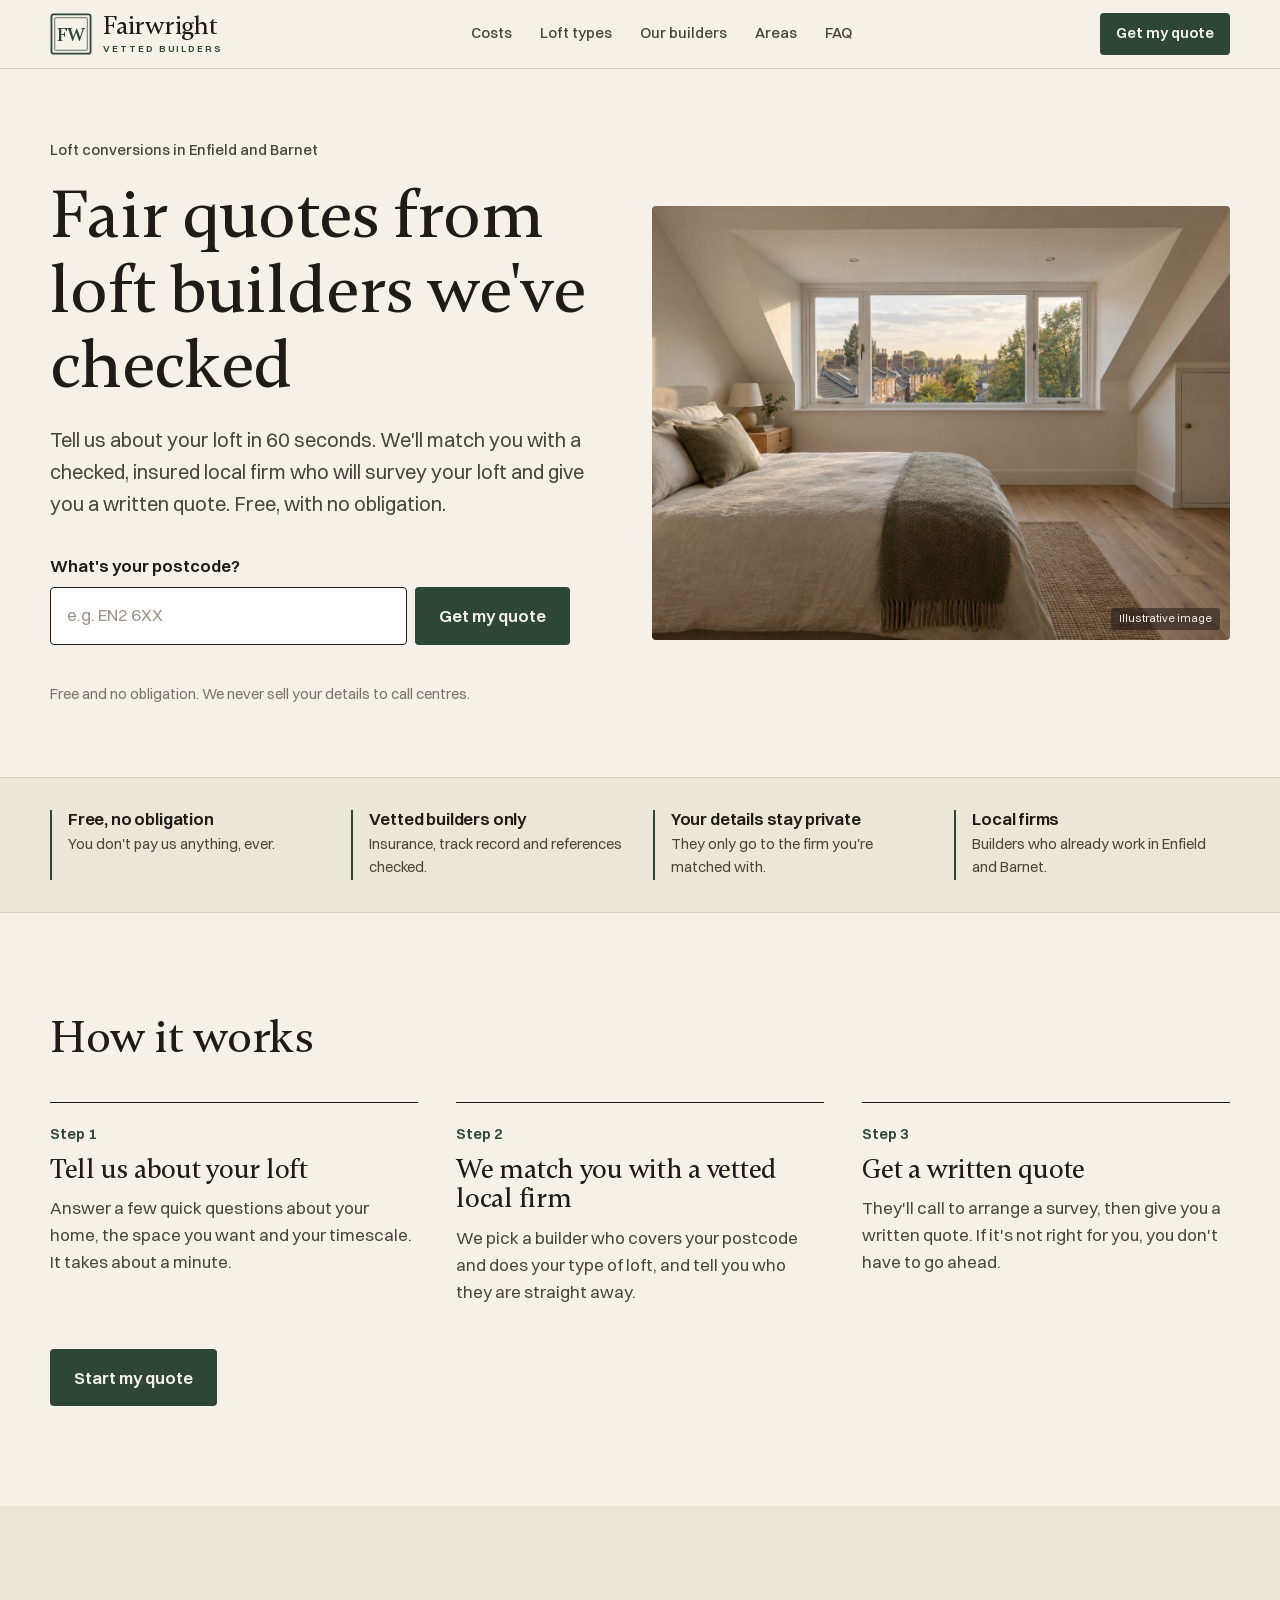
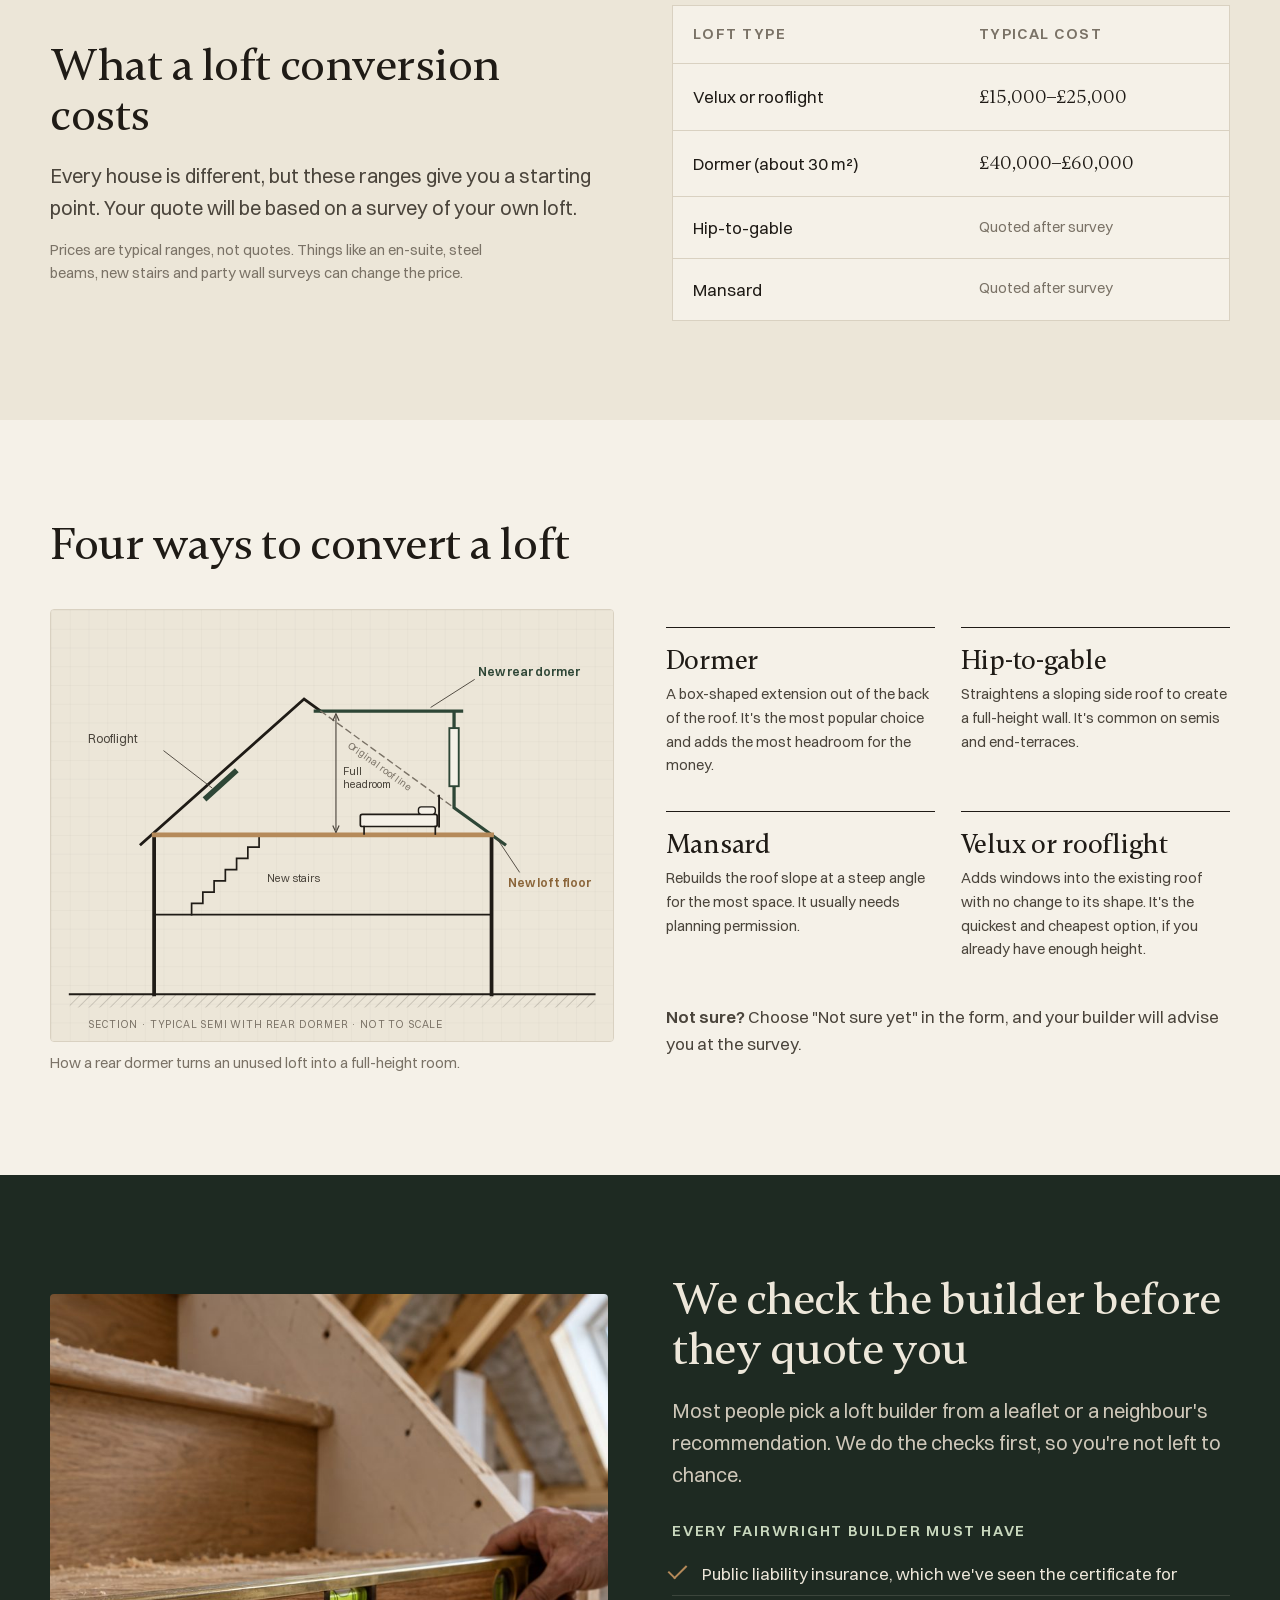
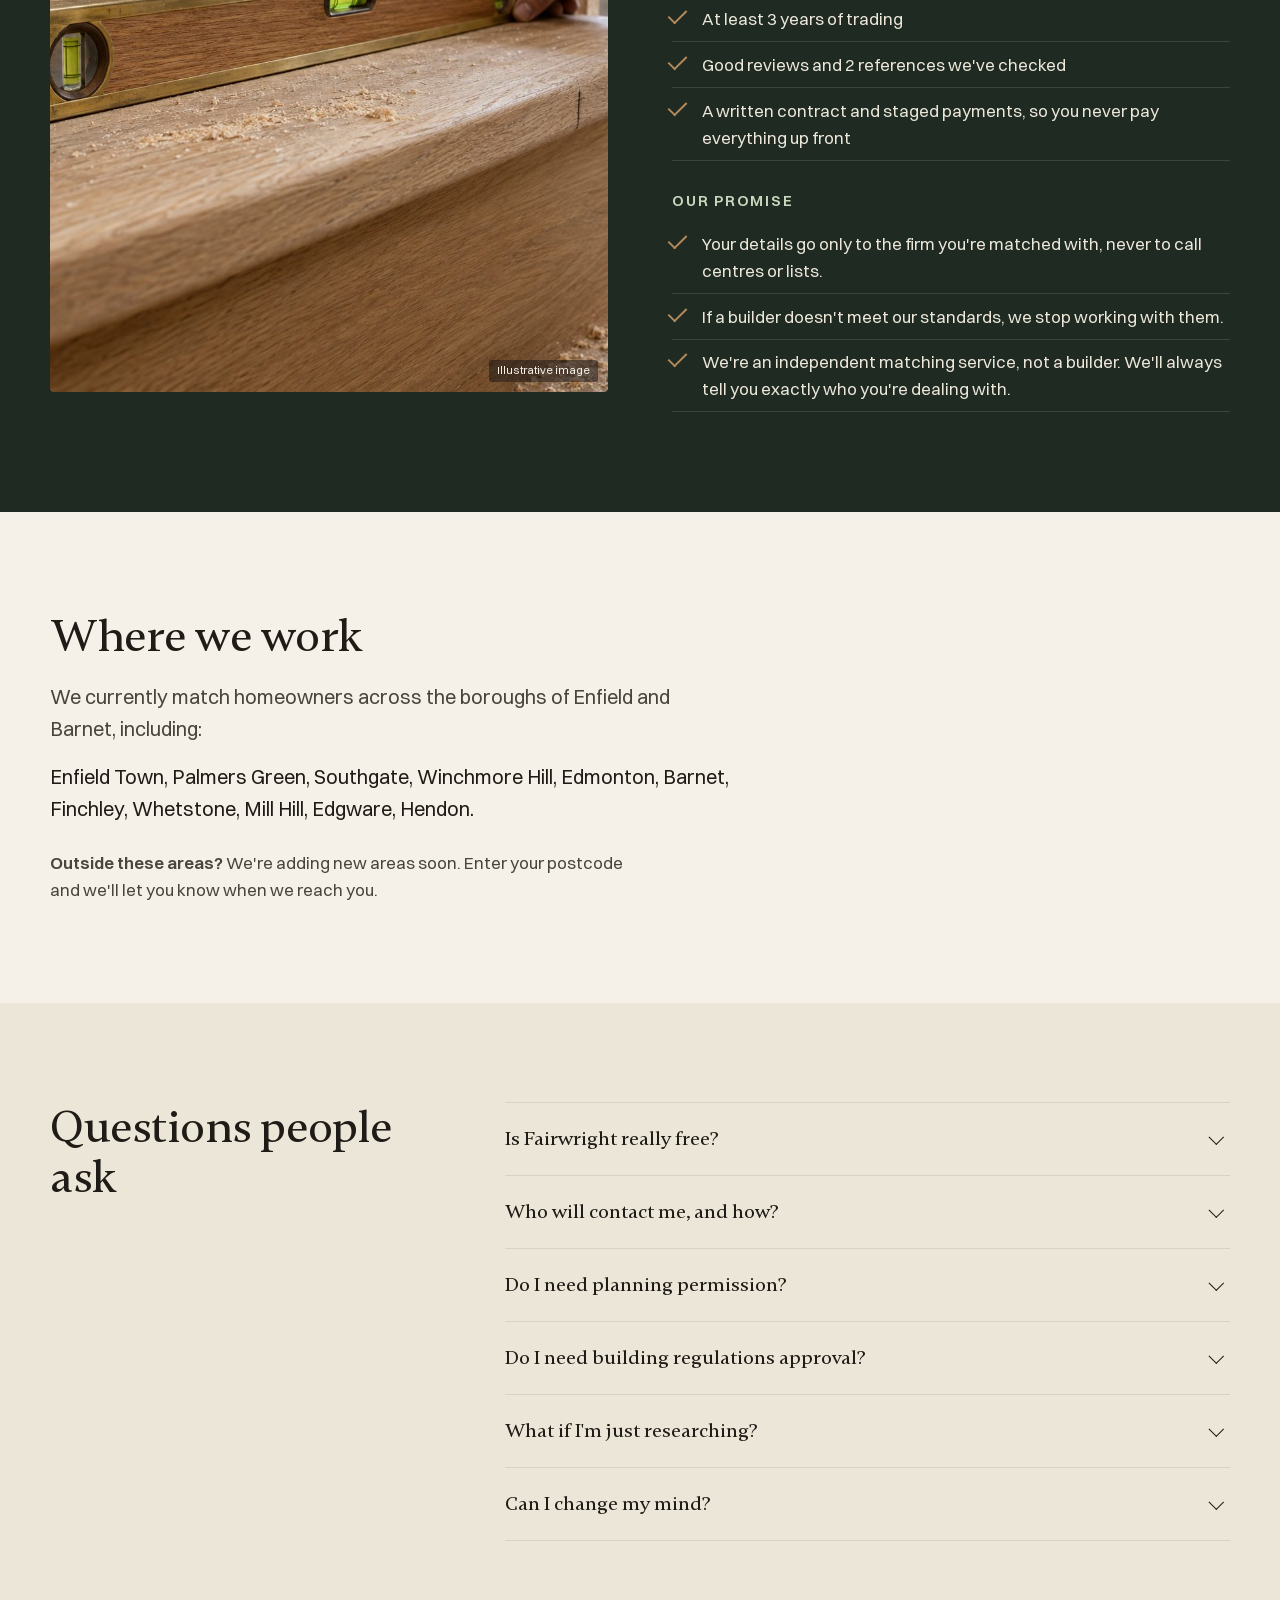
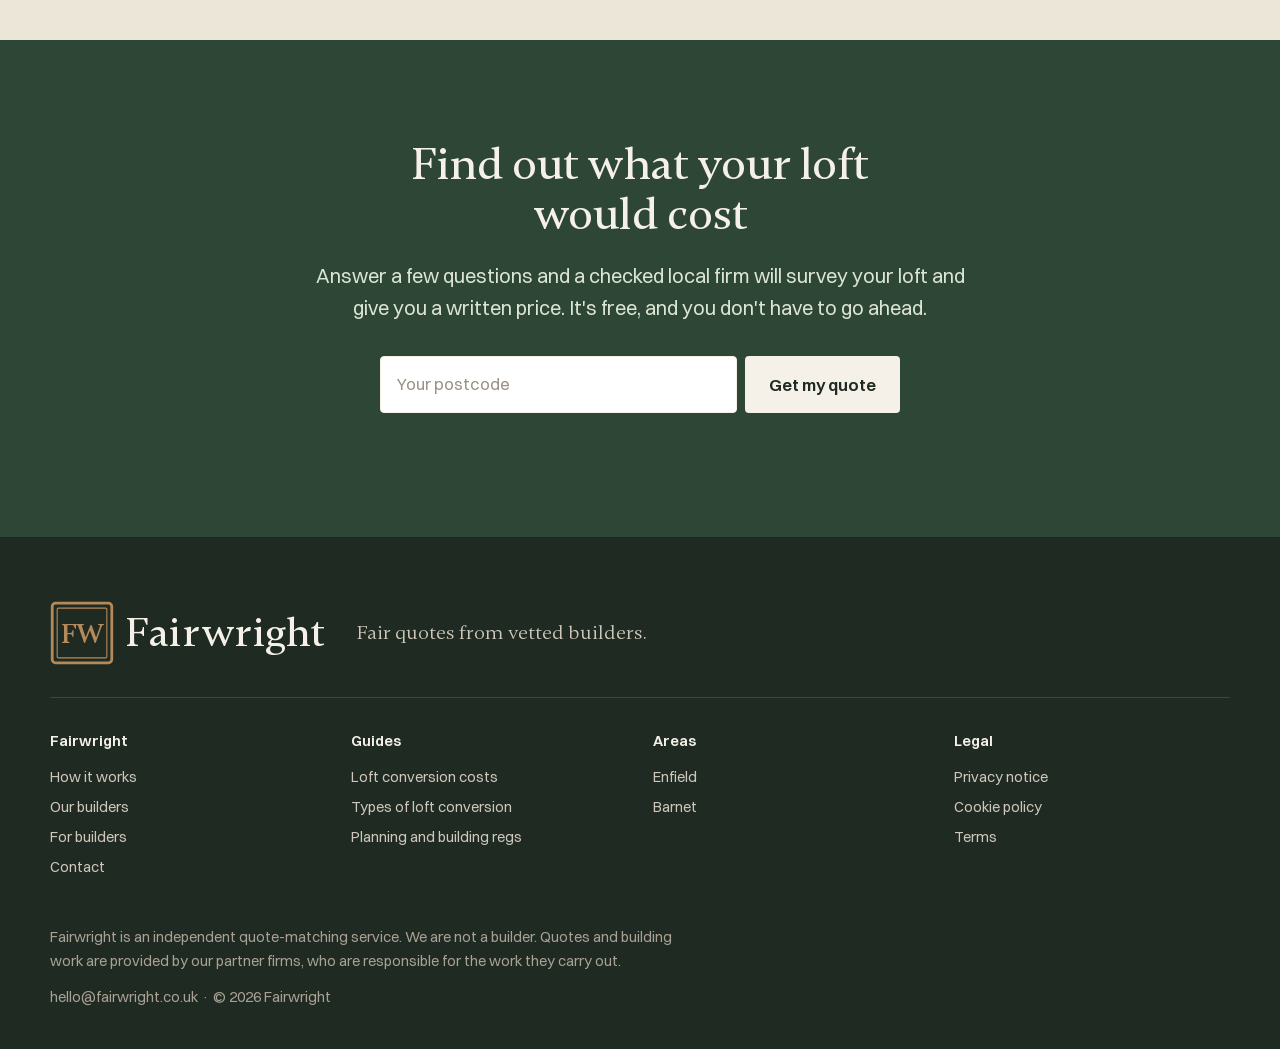
<file: index.html>
<!doctype html>
<html lang="en-GB">
<head>
<meta charset="utf-8">
<meta name="viewport" content="width=device-width, initial-scale=1">
<title>Loft Conversion Quotes in Enfield &amp; Barnet | Fairwright</title>
<meta name="description" content="Get a free, no-obligation loft conversion quote from a vetted local builder in Enfield or Barnet. Tell us about your loft in 60 seconds.">
<link rel="icon" href="data:image/svg+xml,%3Csvg xmlns='http://www.w3.org/2000/svg' viewBox='0 0 64 64'%3E%3Crect width='64' height='64' rx='12' fill='%232E4636'/%3E%3Crect x='7' y='7' width='50' height='50' rx='3' fill='none' stroke='%23B58A5A' stroke-width='3'/%3E%3Ctext x='32' y='42' font-family='Georgia,serif' font-weight='700' font-size='24' fill='%23F5F1E8' text-anchor='middle' letter-spacing='-1'%3EFW%3C/text%3E%3C/svg%3E">
<link rel="stylesheet" href="assets/fonts.css">
<link rel="stylesheet" href="styles.css">
</head>
<body>


<header class="site-header">
  <div class="wrap header-inner">
    <a href="#top" class="logo" aria-label="Fairwright home"><svg class="stamp" viewBox="0 0 58 58" aria-hidden="true" focusable="false"><rect x="2" y="2" width="54" height="54" rx="3" fill="none" stroke="currentColor" stroke-width="2.5"/><rect x="6.5" y="6.5" width="45" height="45" rx="1" fill="none" stroke="currentColor" stroke-width="1"/><text x="29" y="38" text-anchor="middle" font-family="Gambetta, Georgia, serif" font-weight="600" font-size="25" letter-spacing="-1" fill="currentColor">FW</text></svg><span class="lock-text"><span class="lock-name">Fairwright</span><span class="lock-tag">Vetted builders</span></span></a>
    <nav class="nav" aria-label="Main">
      <a href="#costs">Costs</a>
      <a href="#types">Loft types</a>
      <a href="#why">Our builders</a>
      <a href="#areas">Areas</a>
      <a href="#faq">FAQ</a>
    </nav>
    <button class="btn btn-small" data-open-form>Get my quote</button>
  </div>
</header>

<main id="top">

  <!-- HERO -->
  <section class="hero">
    <div class="wrap hero-grid">
      <div class="hero-copy">
        <p class="hero-kicker">Loft conversions in Enfield and Barnet</p>
        <h1>Fair quotes from loft builders we've checked</h1>
        <p class="lede">Tell us about your loft in 60 seconds. We'll match you with a checked, insured local firm who will survey your loft and give you a written quote. Free, with no obligation.</p>
        <form class="postcode-form" data-postcode-start novalidate>
          <label for="pc-hero">What's your postcode?</label>
          <div class="pc-row">
            <input id="pc-hero" name="postcode" type="text" autocomplete="postal-code" placeholder="e.g. EN2 6XX" inputmode="text">
            <button class="btn" type="submit">Get my quote</button>
          </div>
          <p class="pc-error" aria-live="polite"></p>
          <p class="small-print">Free and no obligation. We never sell your details to call centres.</p>
        </form>
      </div>
      <figure class="hero-media">
        <img src="assets/hero-loft.jpg" alt="A finished dormer loft bedroom with a wide window over London rooftops" width="1536" height="1024">
        <figcaption>Illustrative image</figcaption>
      </figure>
    </div>
  </section>

  <!-- TRUST STRIP -->
  <section class="trust" aria-label="Why it's safe to use Fairwright">
    <div class="wrap trust-grid">
      <div><h3>Free, no obligation</h3><p>You don't pay us anything, ever.</p></div>
      <div><h3>Vetted builders only</h3><p>Insurance, track record and references checked.</p></div>
      <div><h3>Your details stay private</h3><p>They only go to the firm you're matched with.</p></div>
      <div><h3>Local firms</h3><p>Builders who already work in Enfield and Barnet.</p></div>
    </div>
  </section>

  <!-- HOW IT WORKS -->
  <section class="section" id="how">
    <div class="wrap">
      <h2>How it works</h2>
      <ol class="steps">
        <li>
          <span class="step-num">Step 1</span>
          <h3>Tell us about your loft</h3>
          <p>Answer a few quick questions about your home, the space you want and your timescale. It takes about a minute.</p>
        </li>
        <li>
          <span class="step-num">Step 2</span>
          <h3>We match you with a vetted local firm</h3>
          <p>We pick a builder who covers your postcode and does your type of loft, and tell you who they are straight away.</p>
        </li>
        <li>
          <span class="step-num">Step 3</span>
          <h3>Get a written quote</h3>
          <p>They'll call to arrange a survey, then give you a written quote. If it's not right for you, you don't have to go ahead.</p>
        </li>
      </ol>
      <button class="btn" data-open-form>Start my quote</button>
    </div>
  </section>

  <!-- COSTS -->
  <section class="section section-paper" id="costs">
    <div class="wrap costs-grid">
      <div>
        <h2>What a loft conversion costs</h2>
        <p class="body-lg">Every house is different, but these ranges give you a starting point. Your quote will be based on a survey of your own loft.</p>
        <p class="small-print">Prices are typical ranges, not quotes. Things like an en-suite, steel beams, new stairs and party wall surveys can change the price.</p>
      </div>
      <table class="cost-table">
        <thead><tr><th scope="col">Loft type</th><th scope="col">Typical cost</th></tr></thead>
        <tbody>
          <tr><td>Velux or rooflight</td><td>£15,000–£25,000</td></tr>
          <tr><td>Dormer (about 30 m²)</td><td>£40,000–£60,000</td></tr>
          <tr><td>Hip-to-gable</td><td class="muted">Quoted after survey</td></tr>
          <tr><td>Mansard</td><td class="muted">Quoted after survey</td></tr>
        </tbody>
      </table>
    </div>
  </section>

  <!-- TYPES -->
  <section class="section" id="types">
    <div class="wrap">
      <h2>Four ways to convert a loft</h2>
      <div class="types-layout types-layout-drawing">
        <figure class="hero-drawing types-drawing"><svg class="drawing" viewBox="0 0 600 460" role="img" aria-labelledby="hd-title" xmlns="http://www.w3.org/2000/svg">
<title id="hd-title">Cross-section drawing of a house with a new rear dormer loft conversion</title>
<defs>
<pattern id="grid" width="20" height="20" patternUnits="userSpaceOnUse"><path d="M20 0H0V20" fill="none" stroke="#1F1B16" stroke-opacity=".06" stroke-width="1"/></pattern>
<pattern id="hatch" width="8" height="8" patternUnits="userSpaceOnUse" patternTransform="rotate(45)"><line x1="0" y1="0" x2="0" y2="8" stroke="#1F1B16" stroke-opacity=".35" stroke-width="1"/></pattern>
<marker id="ar" viewBox="0 0 10 10" refX="5" refY="5" markerWidth="7" markerHeight="7" orient="auto-start-reverse"><path d="M0 1 L9 5 L0 9" fill="none" stroke="#4A443B" stroke-width="1.5"/></marker>
</defs>
<rect width="600" height="460" fill="#ECE6D8"/><rect width="600" height="460" fill="url(#grid)"/>
<g fill="none" stroke="#1F1B16" stroke-linecap="square" stroke-linejoin="miter">
 <rect x="20" y="410" width="560" height="14" fill="url(#hatch)" stroke="none"/>
 <line x1="20" y1="410" x2="580" y2="410" stroke-width="2"/>
 <line x1="110" y1="410" x2="110" y2="240" stroke-width="4"/>
 <line x1="470" y1="410" x2="470" y2="240" stroke-width="4"/>
 <line x1="110" y1="325" x2="470" y2="325" stroke-width="2"/>
 <path d="M96 250 L270 95 L288 108" stroke-width="3"/>
 <path d="M282 108 H438 M430 108 V211 L484 250" stroke="#2E4636" stroke-width="3.5"/>
 <line x1="288" y1="108" x2="430" y2="211" stroke="#7A7266" stroke-width="1.5" stroke-dasharray="6 5"/>
 <rect x="425" y="126" width="10" height="62" fill="#F5F1E8" stroke="#2E4636" stroke-width="2"/>
 <line x1="166" y1="200" x2="196" y2="173" stroke="#2E4636" stroke-width="6"/>
 <polyline points="150,325 150,313 162,313 162,301 174,301 174,289 186,289 186,277 198,277 198,265 210,265 210,253 222,253 222,241" stroke-width="1.8"/>
 <line x1="110" y1="240" x2="470" y2="240" stroke="#B58A5A" stroke-width="5"/>
 <rect x="330" y="218" width="82" height="13" rx="2" stroke-width="1.8" fill="#F5F1E8"/>
 <line x1="414" y1="231" x2="414" y2="198" stroke-width="2"/>
 <rect x="392" y="210" width="18" height="8" rx="3" stroke-width="1.5" fill="#F5F1E8"/>
 <line x1="334" y1="231" x2="334" y2="239" stroke-width="1.8"/><line x1="410" y1="231" x2="410" y2="239" stroke-width="1.8"/>
 <line x1="304" y1="114" x2="304" y2="234" stroke="#4A443B" stroke-width="1.2" marker-start="url(#ar)" marker-end="url(#ar)"/>
 
</g>
<g font-family="Switzer, Helvetica Neue, sans-serif" font-size="13" fill="#4A443B">
 <path d="M452 74 L405 104" stroke="#4A443B" stroke-width="1" fill="none"/>
 <text x="456" y="70" font-weight="600" fill="#2E4636">New rear dormer</text>
 <text x="316" y="146" transform="rotate(36 316 146)" font-size="10.5" fill="#7A7266">Original roof line</text>
 <text x="312" y="176" font-size="11.5">Full</text><text x="312" y="190" font-size="11.5">headroom</text>
 <path d="M500 280 L476 244" stroke="#4A443B" stroke-width="1" fill="none"/>
 <text x="488" y="296" font-weight="600" fill="#8A6438">New loft floor</text>
 <path d="M120 150 L172 190" stroke="#4A443B" stroke-width="1" fill="none"/>
 <text x="40" y="142">Rooflight</text>
 <text x="230" y="290" font-size="11.5">New stairs</text>
 <text x="40" y="446" font-size="11" fill="#7A7266" letter-spacing=".08em">SECTION · TYPICAL SEMI WITH REAR DORMER · NOT TO SCALE</text>
</g>
</svg>
<figcaption>How a rear dormer turns an unused loft into a full-height room.</figcaption></figure>
        <div class="types-grid">
          <article class="type-card">
            <h3>Dormer</h3>
            <p>A box-shaped extension out of the back of the roof. It's the most popular choice and adds the most headroom for the money.</p>
          </article>
          <article class="type-card">
            <h3>Hip-to-gable</h3>
            <p>Straightens a sloping side roof to create a full-height wall. It's common on semis and end-terraces.</p>
          </article>
          <article class="type-card">
            <h3>Mansard</h3>
            <p>Rebuilds the roof slope at a steep angle for the most space. It usually needs planning permission.</p>
          </article>
          <article class="type-card">
            <h3>Velux or rooflight</h3>
            <p>Adds windows into the existing roof with no change to its shape. It's the quickest and cheapest option, if you already have enough height.</p>
          </article>
          <p class="types-note"><strong>Not sure?</strong> Choose "Not sure yet" in the form, and your builder will advise you at the survey.</p>
        </div>
      </div>
    </div>
  </section>

  <!-- WHY -->
  <section class="section section-dark" id="why">
    <div class="wrap why-grid">
      <figure class="why-media">
        <img src="assets/craft-detail.jpg" alt="A carpenter checks a new oak stair tread with a spirit level" width="1536" height="1024">
        <figcaption>Illustrative image</figcaption>
      </figure>
      <div>
        <h2>We check the builder before they quote you</h2>
        <p class="body-lg">Most people pick a loft builder from a leaflet or a neighbour's recommendation. We do the checks first, so you're not left to chance.</p>
        <h3 class="list-head">Every Fairwright builder must have</h3>
        <ul class="checks">
          <li>Public liability insurance, which we've seen the certificate for</li>
          <li>At least 3 years of trading</li>
          <li>Good reviews and 2 references we've checked</li>
          <li>A written contract and staged payments, so you never pay everything up front</li>
        </ul>
        <h3 class="list-head">Our promise</h3>
        <ul class="checks">
          <li>Your details go only to the firm you're matched with, never to call centres or lists.</li>
          <li>If a builder doesn't meet our standards, we stop working with them.</li>
          <li>We're an independent matching service, not a builder. We'll always tell you exactly who you're dealing with.</li>
        </ul>
      </div>
    </div>
  </section>

  <!-- AREAS -->
  <section class="section" id="areas">
    <div class="wrap">
      <h2>Where we work</h2>
      <p class="body-lg">We currently match homeowners across the boroughs of Enfield and Barnet, including:</p>
      <p class="towns">Enfield Town, Palmers Green, Southgate, Winchmore Hill, Edmonton, Barnet, Finchley, Whetstone, Mill Hill, Edgware, Hendon.</p>
      <p class="body"><strong>Outside these areas?</strong> We're adding new areas soon. Enter your postcode and we'll let you know when we reach you.</p>
    </div>
  </section>

  <!-- FAQ -->
  <section class="section section-paper" id="faq">
    <div class="wrap faq-wrap">
      <div>
        <h2>Questions people ask</h2>
      </div>
      <div class="faq">
        <details>
          <summary>Is Fairwright really free?</summary>
          <p>Yes. You never pay Fairwright anything. Our partner builders pay us a fee for each introduction, so the service is free for you.</p>
        </details>
        <details>
          <summary>Who will contact me, and how?</summary>
          <p>One vetted local loft firm. You'll get a confirmation email from us straight away, and within 2 working days we'll email you the name of the firm we've matched you with. They'll then contact you to arrange a survey.</p>
        </details>
        <details>
          <summary>Do I need planning permission?</summary>
          <p>Often not. Many loft conversions on houses in England fall under permitted development, which has limits on size: up to 40 cubic metres of extra roof space for a terraced house and 50 cubic metres for other houses. These rights don't apply to flats or in conservation areas, and some streets have extra restrictions. Your builder will check your property. See the <a href="https://www.planningportal.co.uk/permission/common-projects/loft-conversion/planning-permission" target="_blank" rel="noopener">Planning Portal</a> for the full rules.</p>
        </details>
        <details>
          <summary>Do I need building regulations approval?</summary>
          <p>Yes, all loft conversions do, whether or not they need planning permission. Your builder will normally arrange it.</p>
        </details>
        <details>
          <summary>What if I'm just researching?</summary>
          <p>That's fine. Choose "Just researching" in the form and we'll send you our free cost guide instead of passing your details to a builder.</p>
        </details>
        <details>
          <summary>Can I change my mind?</summary>
          <p>Yes, at any time. There's no obligation to accept a quote, and you can ask us to delete your details whenever you like.</p>
        </details>
      </div>
    </div>
  </section>

  <!-- FINAL CTA -->
  <section class="final-cta">
    <div class="wrap final-inner">
      <h2>Find out what your loft would cost</h2>
      <p class="body-lg">Answer a few questions and a checked local firm will survey your loft and give you a written price. It's free, and you don't have to go ahead.</p>
      <form class="postcode-form postcode-form-center" data-postcode-start novalidate>
        <label for="pc-final" class="sr-only">What's your postcode?</label>
        <div class="pc-row">
          <input id="pc-final" name="postcode" type="text" autocomplete="postal-code" placeholder="Your postcode">
          <button class="btn btn-light" type="submit">Get my quote</button>
        </div>
        <p class="pc-error" aria-live="polite"></p>
      </form>
    </div>
  </section>
</main>

<footer class="site-footer">
  <div class="wrap">
    <div class="footer-top">
      <p class="logo logo-footer"><svg class="stamp" viewBox="0 0 58 58" aria-hidden="true" focusable="false"><rect x="2" y="2" width="54" height="54" rx="3" fill="none" stroke="currentColor" stroke-width="2.5"/><rect x="6.5" y="6.5" width="45" height="45" rx="1" fill="none" stroke="currentColor" stroke-width="1"/><text x="29" y="38" text-anchor="middle" font-family="Gambetta, Georgia, serif" font-weight="600" font-size="25" letter-spacing="-1" fill="currentColor">FW</text></svg><span class="lock-text"><span class="lock-name">Fairwright</span></span></p>
      <p class="footer-tag">Fair quotes from vetted builders.</p>
    </div>
    <div class="footer-cols">
      <div><h4>Fairwright</h4><a href="#how">How it works</a><a href="#why">Our builders</a><a href="mailto:hello@fairwright.co.uk?subject=Joining%20Fairwright%20as%20a%20builder">For builders</a><a href="mailto:hello@fairwright.co.uk">Contact</a></div>
      <div><h4>Guides</h4><a href="#costs">Loft conversion costs</a><a href="#types">Types of loft conversion</a><a href="#faq">Planning and building regs</a></div>
      <div><h4>Areas</h4><a href="#areas">Enfield</a><a href="#areas">Barnet</a></div>
      <div><h4>Legal</h4><a href="privacy.html">Privacy notice</a><a href="cookies.html">Cookie policy</a><a href="terms.html">Terms</a></div>
    </div>
    <p class="footer-legal">Fairwright is an independent quote-matching service. We are not a builder. Quotes and building work are provided by our partner firms, who are responsible for the work they carry out.</p>
    <p class="footer-legal">hello@fairwright.co.uk · © 2026 Fairwright</p>
  </div>
</footer>

<!-- ENQUIRY FORM -->
<div class="quote-modal" id="quote" role="dialog" aria-modal="true" aria-labelledby="q-title" hidden>
  <div class="quote-panel">
    <div class="quote-top">
      <span class="logo logo-sm"><svg class="stamp" viewBox="0 0 58 58" aria-hidden="true" focusable="false"><rect x="2" y="2" width="54" height="54" rx="3" fill="none" stroke="currentColor" stroke-width="2.5"/><rect x="6.5" y="6.5" width="45" height="45" rx="1" fill="none" stroke="currentColor" stroke-width="1"/><text x="29" y="38" text-anchor="middle" font-family="Gambetta, Georgia, serif" font-weight="600" font-size="25" letter-spacing="-1" fill="currentColor">FW</text></svg><span class="lock-text"><span class="lock-name">Fairwright</span></span></span>
      <button class="close" type="button" aria-label="Close" data-close>&times;</button>
    </div>
    <div class="progress" aria-hidden="true"><span></span></div>
    <p class="step-count" aria-live="polite"></p>
    <form id="quote-form" novalidate>
      <div aria-hidden="true" style="position:absolute;left:-9999px;width:1px;height:1px;overflow:hidden"><label>Leave this empty<input id="fw-website" name="website" tabindex="-1" autocomplete="off"></label></div>
      <div class="q-body"></div>
      <div class="q-nav">
        <button type="button" class="link-btn" data-back>Back</button>
        <button type="submit" class="btn" data-next>Continue</button>
      </div>
    </form>
  </div>
</div>

<script src="app.js"></script>
</body>
</html>
</file>
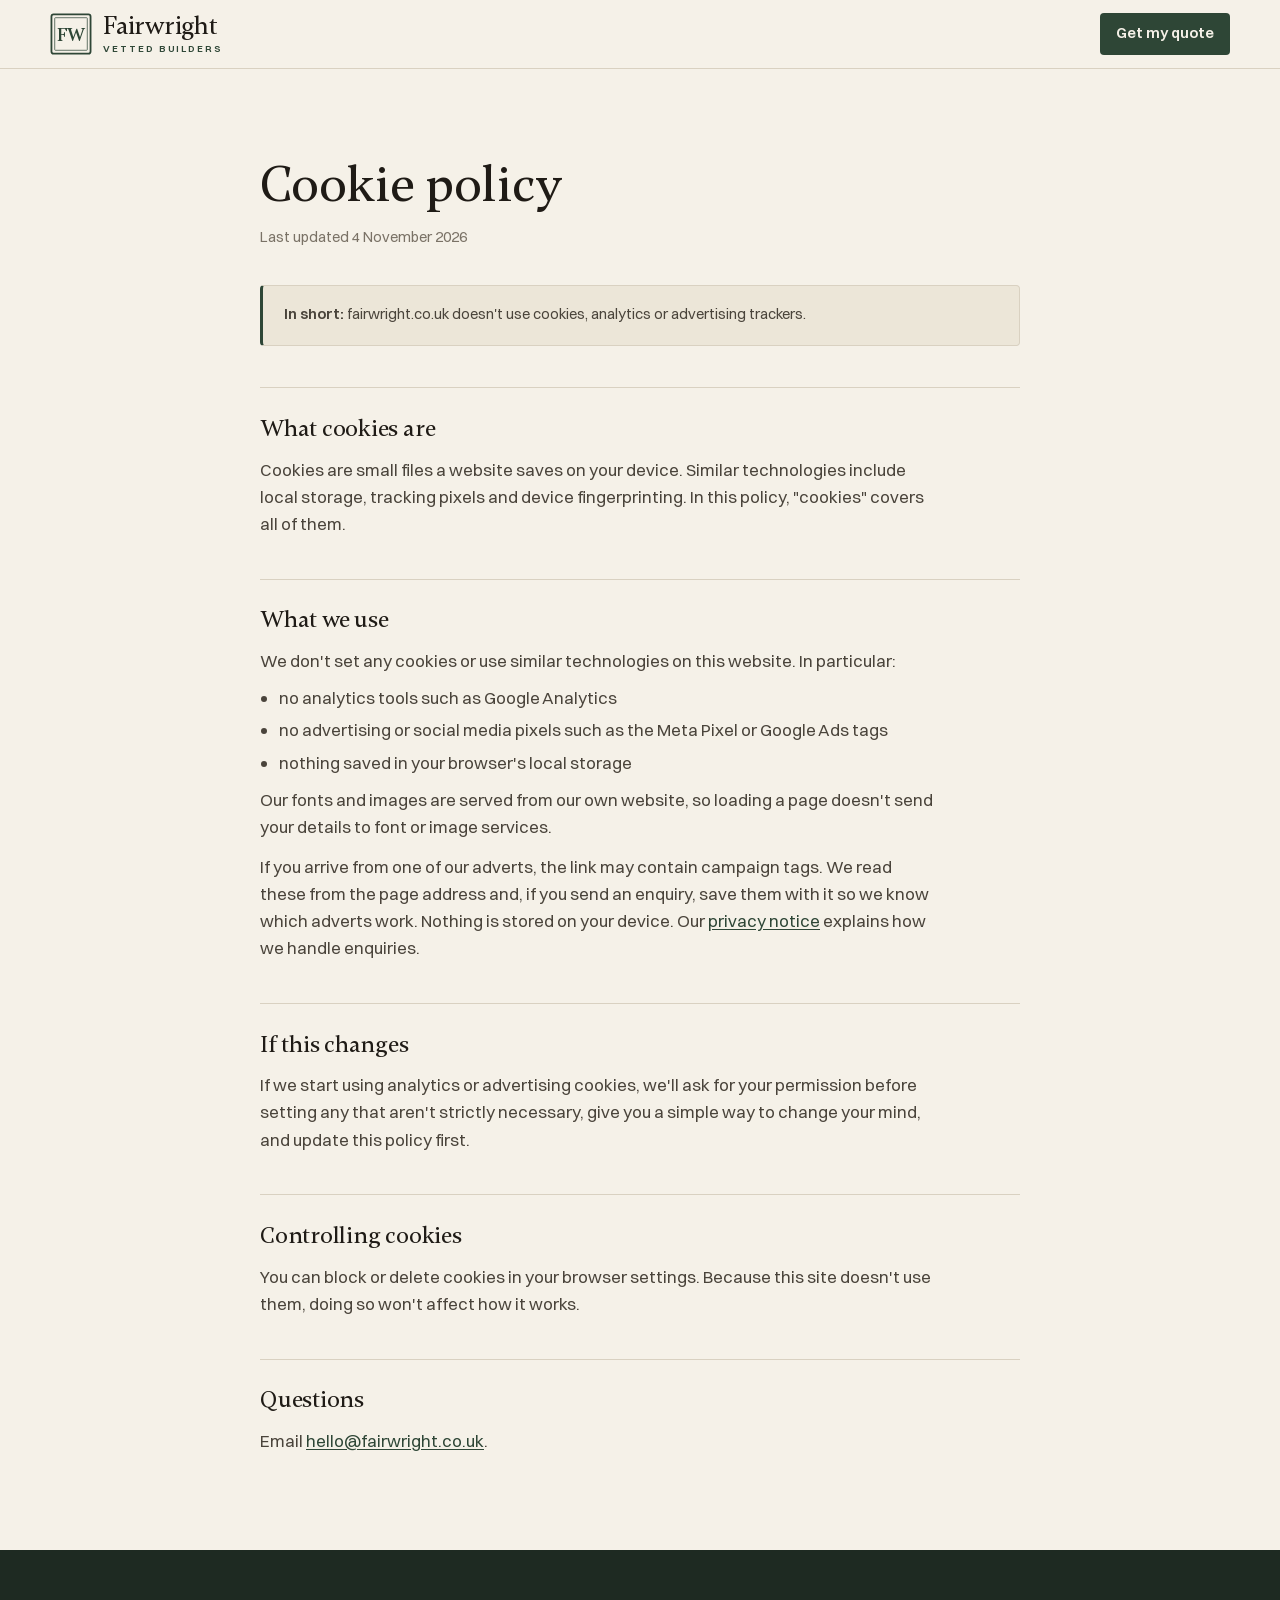
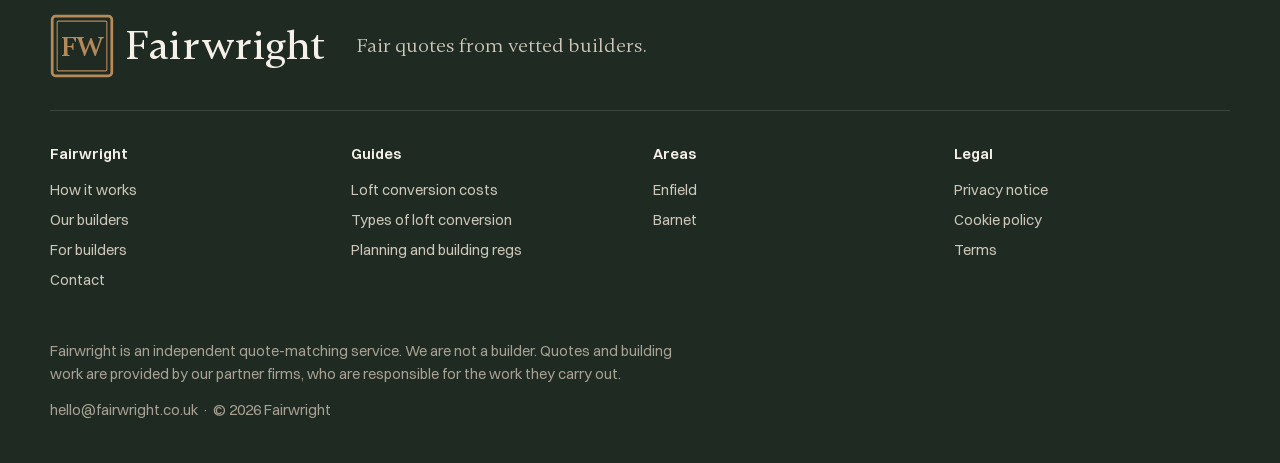
<file: cookies.html>
<!doctype html>
<html lang="en-GB">
<head>
<meta charset="utf-8">
<meta name="viewport" content="width=device-width, initial-scale=1">
<title>Cookie policy | Fairwright</title>
<meta name="description" content="Fairwright does not use cookies, analytics or advertising trackers.">
<link rel="icon" href="data:image/svg+xml,%3Csvg xmlns='http://www.w3.org/2000/svg' viewBox='0 0 64 64'%3E%3Crect width='64' height='64' rx='12' fill='%232E4636'/%3E%3Crect x='7' y='7' width='50' height='50' rx='3' fill='none' stroke='%23B58A5A' stroke-width='3'/%3E%3Ctext x='32' y='42' font-family='Georgia,serif' font-weight='700' font-size='24' fill='%23F5F1E8' text-anchor='middle' letter-spacing='-1'%3EFW%3C/text%3E%3C/svg%3E">
<link rel="stylesheet" href="assets/fonts.css">
<link rel="stylesheet" href="styles.css">
</head>
<body>
<header class="site-header">
  <div class="wrap header-inner">
    <a href="index.html" class="logo" aria-label="Fairwright home"><svg class="stamp" viewBox="0 0 58 58" aria-hidden="true" focusable="false"><rect x="2" y="2" width="54" height="54" rx="3" fill="none" stroke="currentColor" stroke-width="2.5"/><rect x="6.5" y="6.5" width="45" height="45" rx="1" fill="none" stroke="currentColor" stroke-width="1"/><text x="29" y="38" text-anchor="middle" font-family="Gambetta, Georgia, serif" font-weight="600" font-size="25" letter-spacing="-1" fill="currentColor">FW</text></svg><span class="lock-text"><span class="lock-name">Fairwright</span><span class="lock-tag">Vetted builders</span></span></a>
    <a class="btn btn-small" href="index.html">Get my quote</a>
  </div>
</header>
<main class="legal">
  <div class="wrap">
<h1>Cookie policy</h1>
<p class="updated">Last updated 4 November 2026</p>
<div class="summary"><p><strong>In short:</strong> fairwright.co.uk doesn't use cookies, analytics or advertising trackers.</p></div>

<h2>What cookies are</h2>
<p>Cookies are small files a website saves on your device. Similar technologies include local storage, tracking pixels and device fingerprinting. In this policy, "cookies" covers all of them.</p>

<h2>What we use</h2>
<p>We don't set any cookies or use similar technologies on this website. In particular:</p>
<ul>
<li>no analytics tools such as Google Analytics</li>
<li>no advertising or social media pixels such as the Meta Pixel or Google Ads tags</li>
<li>nothing saved in your browser's local storage</li>
</ul>
<p>Our fonts and images are served from our own website, so loading a page doesn't send your details to font or image services.</p>
<p>If you arrive from one of our adverts, the link may contain campaign tags. We read these from the page address and, if you send an enquiry, save them with it so we know which adverts work. Nothing is stored on your device. Our <a href="privacy.html">privacy notice</a> explains how we handle enquiries.</p>

<h2>If this changes</h2>
<p>If we start using analytics or advertising cookies, we'll ask for your permission before setting any that aren't strictly necessary, give you a simple way to change your mind, and update this policy first.</p>

<h2>Controlling cookies</h2>
<p>You can block or delete cookies in your browser settings. Because this site doesn't use them, doing so won't affect how it works.</p>

<h2>Questions</h2>
<p>Email <a href="mailto:hello@fairwright.co.uk">hello@fairwright.co.uk</a>.</p>

  </div>
</main>
<footer class="site-footer">
  <div class="wrap">
    <div class="footer-top">
      <p class="logo logo-footer"><svg class="stamp" viewBox="0 0 58 58" aria-hidden="true" focusable="false"><rect x="2" y="2" width="54" height="54" rx="3" fill="none" stroke="currentColor" stroke-width="2.5"/><rect x="6.5" y="6.5" width="45" height="45" rx="1" fill="none" stroke="currentColor" stroke-width="1"/><text x="29" y="38" text-anchor="middle" font-family="Gambetta, Georgia, serif" font-weight="600" font-size="25" letter-spacing="-1" fill="currentColor">FW</text></svg><span class="lock-text"><span class="lock-name">Fairwright</span></span></p>
      <p class="footer-tag">Fair quotes from vetted builders.</p>
    </div>
    <div class="footer-cols">
      <div><h4>Fairwright</h4><a href="index.html#how">How it works</a><a href="index.html#why">Our builders</a><a href="mailto:hello@fairwright.co.uk?subject=Joining%20Fairwright%20as%20a%20builder">For builders</a><a href="mailto:hello@fairwright.co.uk">Contact</a></div>
      <div><h4>Guides</h4><a href="index.html#costs">Loft conversion costs</a><a href="index.html#types">Types of loft conversion</a><a href="index.html#faq">Planning and building regs</a></div>
      <div><h4>Areas</h4><a href="index.html#areas">Enfield</a><a href="index.html#areas">Barnet</a></div>
      <div><h4>Legal</h4><a href="privacy.html">Privacy notice</a><a href="cookies.html">Cookie policy</a><a href="terms.html">Terms</a></div>
    </div>
    <p class="footer-legal">Fairwright is an independent quote-matching service. We are not a builder. Quotes and building work are provided by our partner firms, who are responsible for the work they carry out.</p>
    <p class="footer-legal">hello@fairwright.co.uk · © 2026 Fairwright</p>
  </div>
</footer>
</body>
</html>
</file>
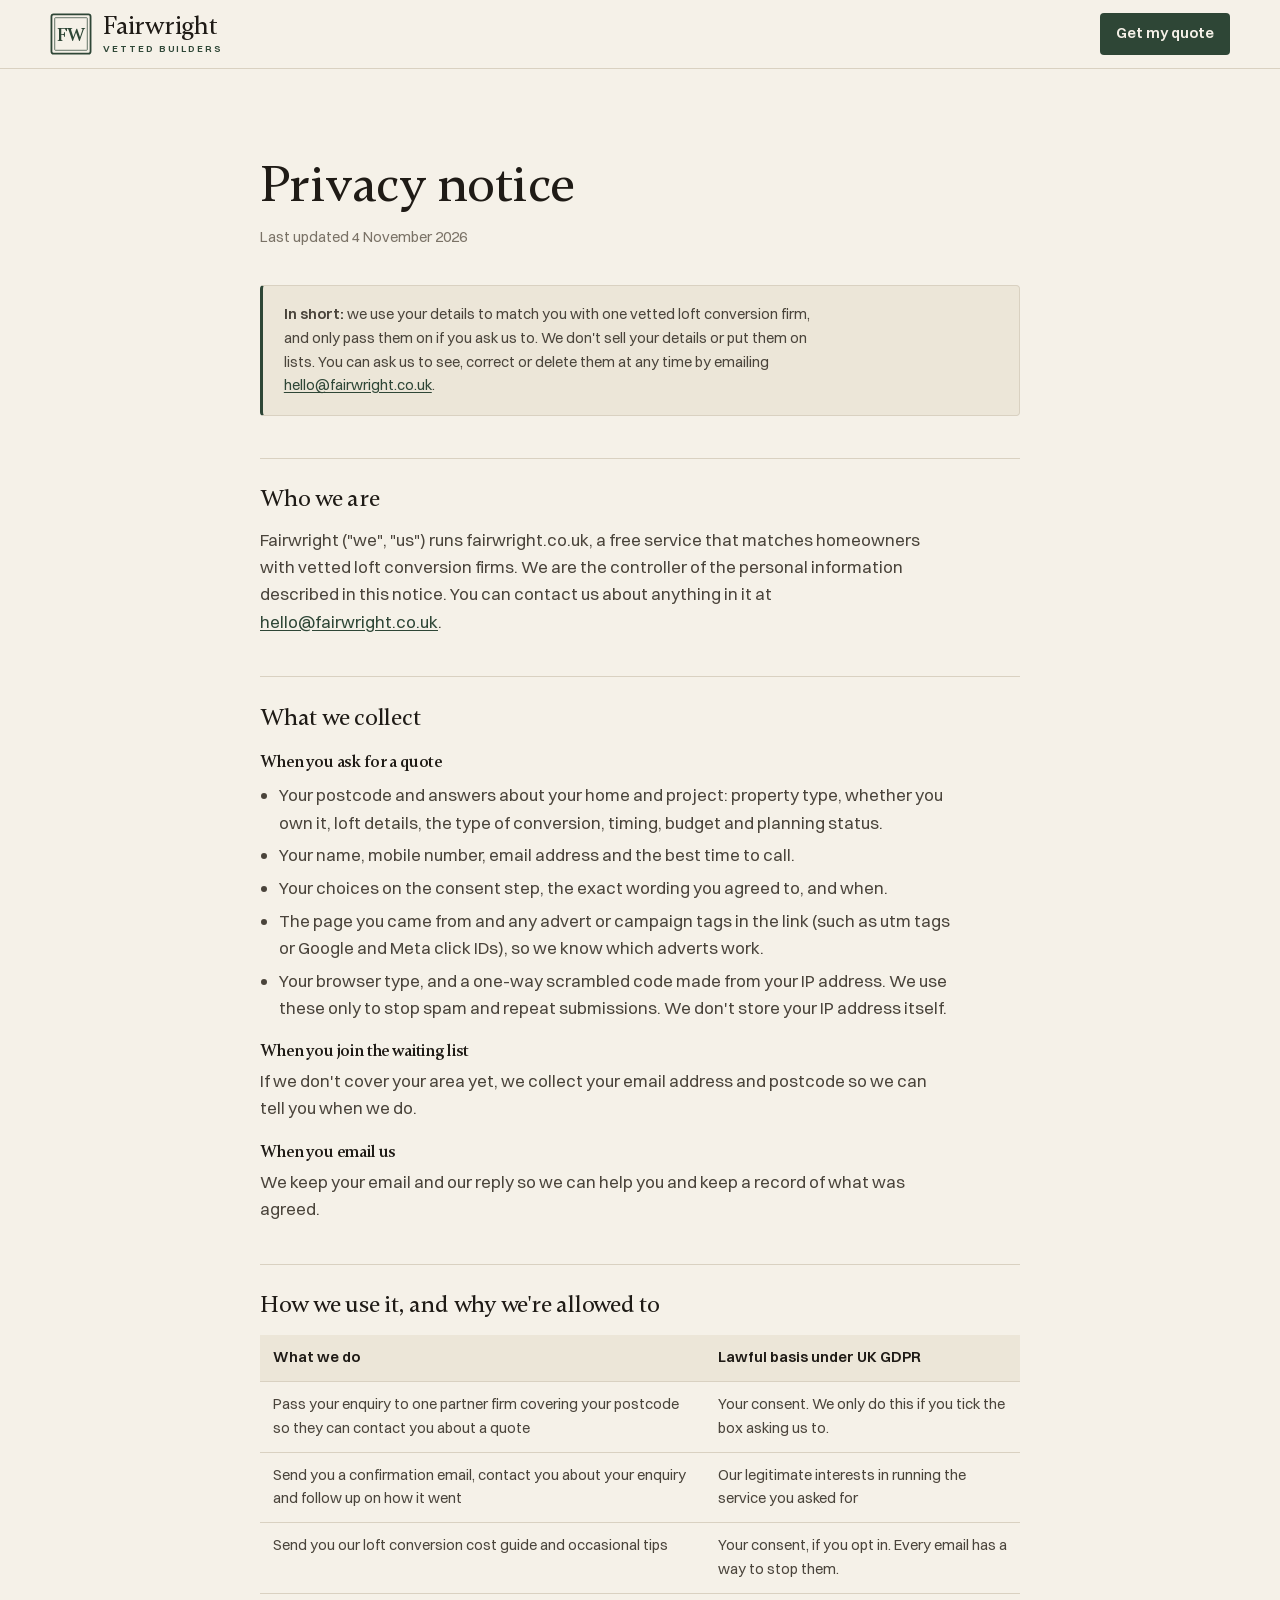
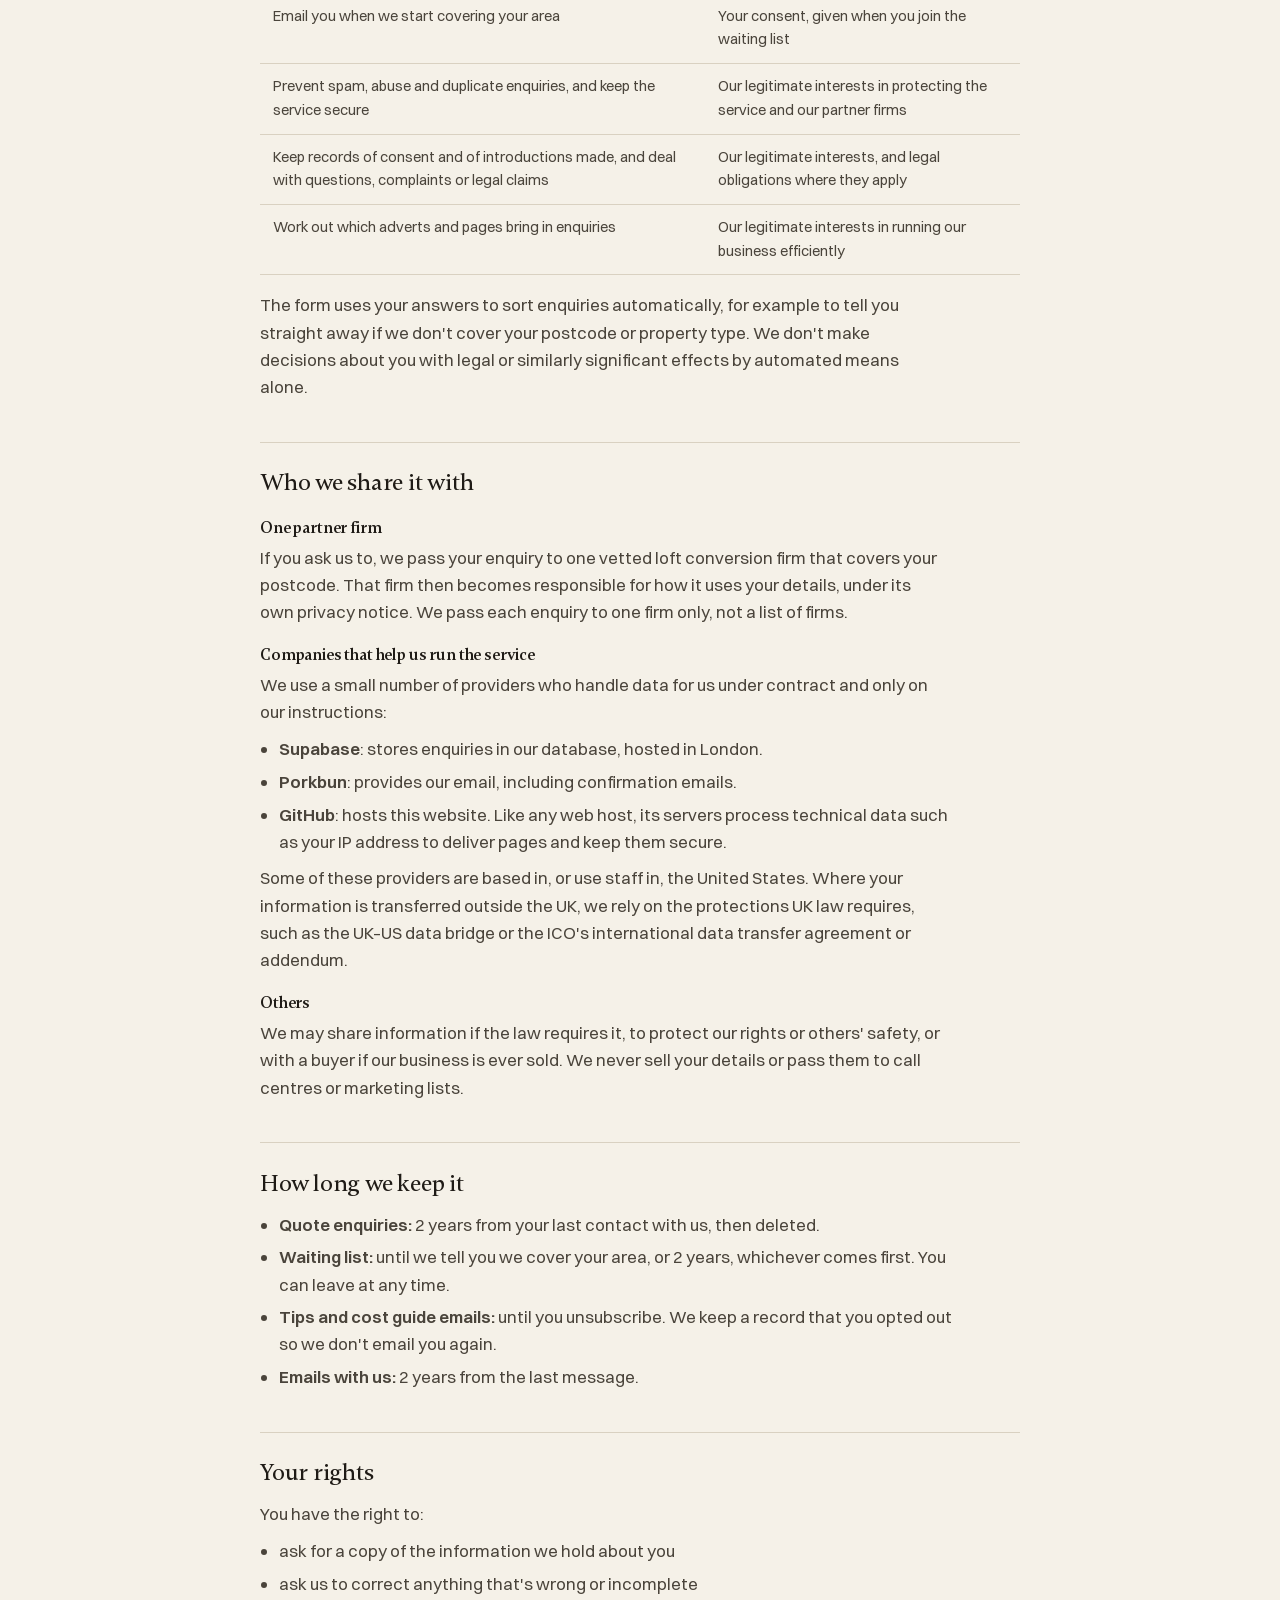
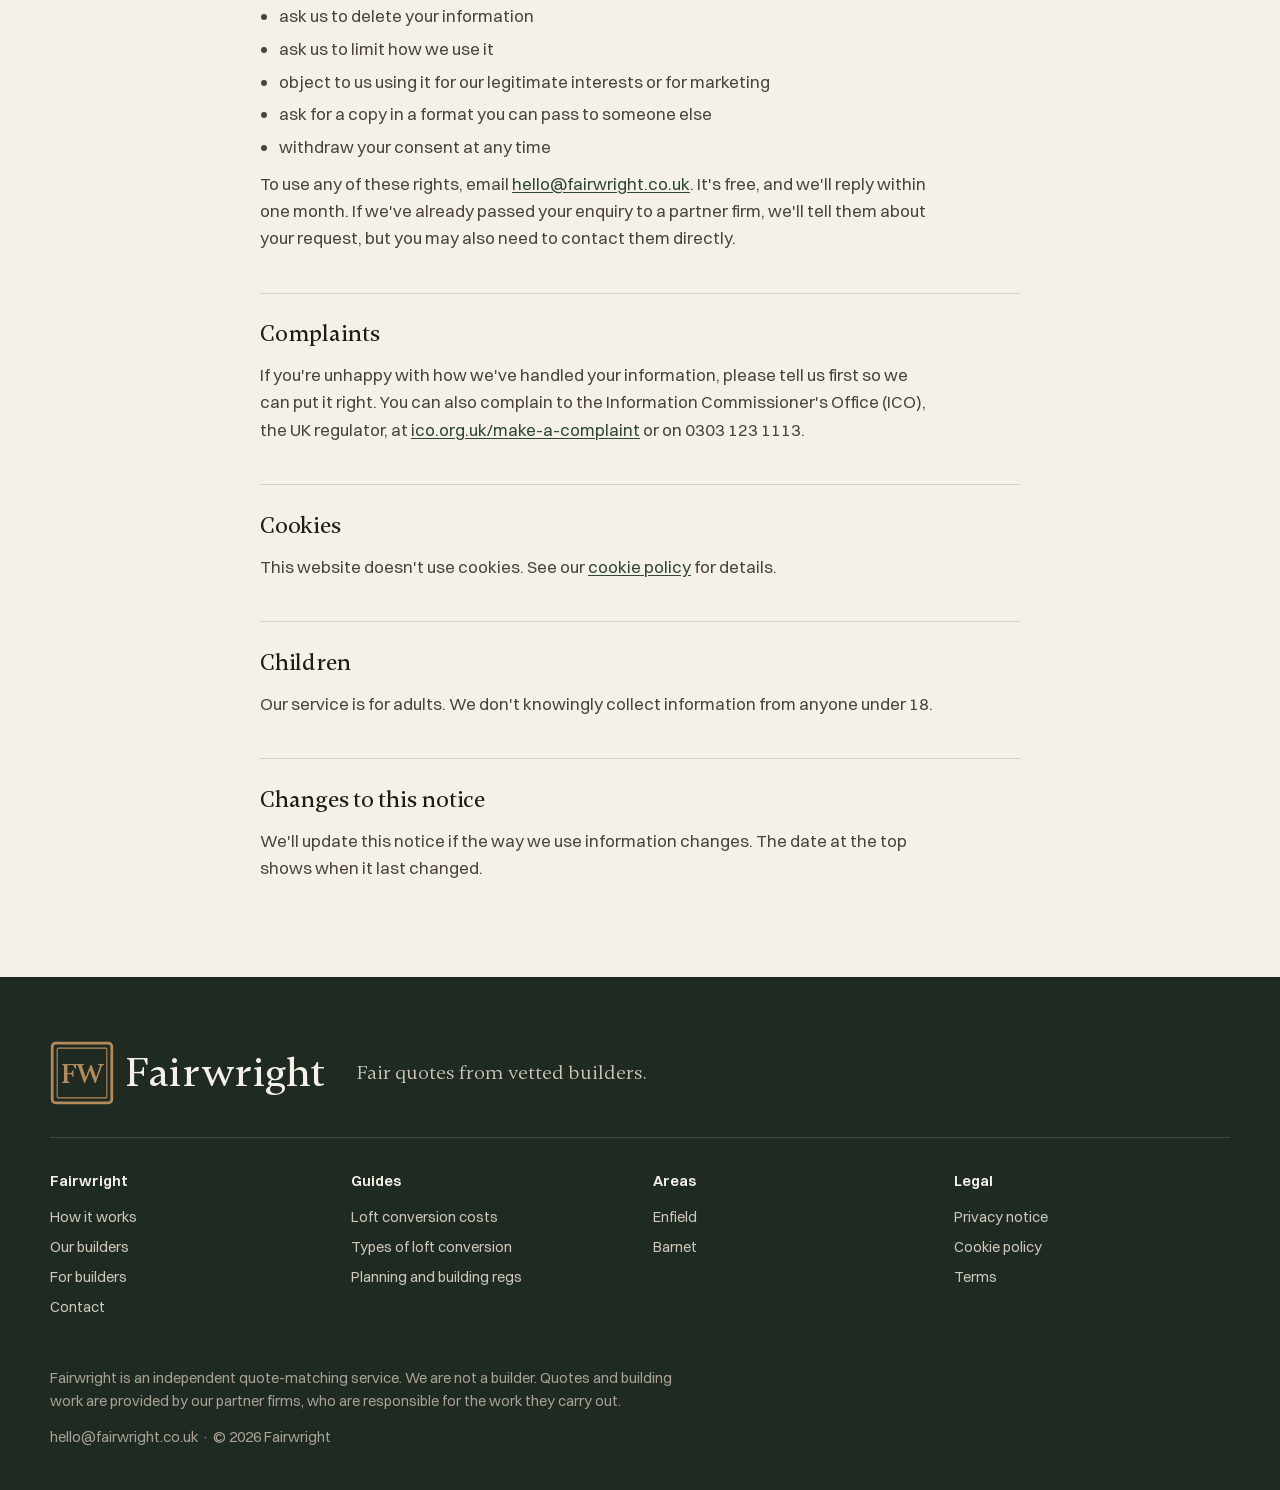
<file: privacy.html>
<!doctype html>
<html lang="en-GB">
<head>
<meta charset="utf-8">
<meta name="viewport" content="width=device-width, initial-scale=1">
<title>Privacy notice | Fairwright</title>
<meta name="description" content="How Fairwright collects, uses and protects your information.">
<link rel="icon" href="data:image/svg+xml,%3Csvg xmlns='http://www.w3.org/2000/svg' viewBox='0 0 64 64'%3E%3Crect width='64' height='64' rx='12' fill='%232E4636'/%3E%3Crect x='7' y='7' width='50' height='50' rx='3' fill='none' stroke='%23B58A5A' stroke-width='3'/%3E%3Ctext x='32' y='42' font-family='Georgia,serif' font-weight='700' font-size='24' fill='%23F5F1E8' text-anchor='middle' letter-spacing='-1'%3EFW%3C/text%3E%3C/svg%3E">
<link rel="stylesheet" href="assets/fonts.css">
<link rel="stylesheet" href="styles.css">
</head>
<body>
<header class="site-header">
  <div class="wrap header-inner">
    <a href="index.html" class="logo" aria-label="Fairwright home"><svg class="stamp" viewBox="0 0 58 58" aria-hidden="true" focusable="false"><rect x="2" y="2" width="54" height="54" rx="3" fill="none" stroke="currentColor" stroke-width="2.5"/><rect x="6.5" y="6.5" width="45" height="45" rx="1" fill="none" stroke="currentColor" stroke-width="1"/><text x="29" y="38" text-anchor="middle" font-family="Gambetta, Georgia, serif" font-weight="600" font-size="25" letter-spacing="-1" fill="currentColor">FW</text></svg><span class="lock-text"><span class="lock-name">Fairwright</span><span class="lock-tag">Vetted builders</span></span></a>
    <a class="btn btn-small" href="index.html">Get my quote</a>
  </div>
</header>
<main class="legal">
  <div class="wrap">
<h1>Privacy notice</h1>
<p class="updated">Last updated 4 November 2026</p>
<div class="summary"><p><strong>In short:</strong> we use your details to match you with one vetted loft conversion firm, and only pass them on if you ask us to. We don't sell your details or put them on lists. You can ask us to see, correct or delete them at any time by emailing <a href="mailto:hello@fairwright.co.uk">hello@fairwright.co.uk</a>.</p></div>

<h2>Who we are</h2>
<p>Fairwright ("we", "us") runs fairwright.co.uk, a free service that matches homeowners with vetted loft conversion firms. We are the controller of the personal information described in this notice. You can contact us about anything in it at <a href="mailto:hello@fairwright.co.uk">hello@fairwright.co.uk</a>.</p>

<h2>What we collect</h2>
<h3>When you ask for a quote</h3>
<ul>
<li>Your postcode and answers about your home and project: property type, whether you own it, loft details, the type of conversion, timing, budget and planning status.</li>
<li>Your name, mobile number, email address and the best time to call.</li>
<li>Your choices on the consent step, the exact wording you agreed to, and when.</li>
<li>The page you came from and any advert or campaign tags in the link (such as utm tags or Google and Meta click IDs), so we know which adverts work.</li>
<li>Your browser type, and a one-way scrambled code made from your IP address. We use these only to stop spam and repeat submissions. We don't store your IP address itself.</li>
</ul>
<h3>When you join the waiting list</h3>
<p>If we don't cover your area yet, we collect your email address and postcode so we can tell you when we do.</p>
<h3>When you email us</h3>
<p>We keep your email and our reply so we can help you and keep a record of what was agreed.</p>

<h2>How we use it, and why we're allowed to</h2>
<table>
<thead><tr><th>What we do</th><th>Lawful basis under UK GDPR</th></tr></thead>
<tbody>
<tr><td>Pass your enquiry to one partner firm covering your postcode so they can contact you about a quote</td><td>Your consent. We only do this if you tick the box asking us to.</td></tr>
<tr><td>Send you a confirmation email, contact you about your enquiry and follow up on how it went</td><td>Our legitimate interests in running the service you asked for</td></tr>
<tr><td>Send you our loft conversion cost guide and occasional tips</td><td>Your consent, if you opt in. Every email has a way to stop them.</td></tr>
<tr><td>Email you when we start covering your area</td><td>Your consent, given when you join the waiting list</td></tr>
<tr><td>Prevent spam, abuse and duplicate enquiries, and keep the service secure</td><td>Our legitimate interests in protecting the service and our partner firms</td></tr>
<tr><td>Keep records of consent and of introductions made, and deal with questions, complaints or legal claims</td><td>Our legitimate interests, and legal obligations where they apply</td></tr>
<tr><td>Work out which adverts and pages bring in enquiries</td><td>Our legitimate interests in running our business efficiently</td></tr>
</tbody>
</table>
<p>The form uses your answers to sort enquiries automatically, for example to tell you straight away if we don't cover your postcode or property type. We don't make decisions about you with legal or similarly significant effects by automated means alone.</p>

<h2>Who we share it with</h2>
<h3>One partner firm</h3>
<p>If you ask us to, we pass your enquiry to one vetted loft conversion firm that covers your postcode. That firm then becomes responsible for how it uses your details, under its own privacy notice. We pass each enquiry to one firm only, not a list of firms.</p>
<h3>Companies that help us run the service</h3>
<p>We use a small number of providers who handle data for us under contract and only on our instructions:</p>
<ul>
<li><strong>Supabase</strong>: stores enquiries in our database, hosted in London.</li>
<li><strong>Porkbun</strong>: provides our email, including confirmation emails.</li>
<li><strong>GitHub</strong>: hosts this website. Like any web host, its servers process technical data such as your IP address to deliver pages and keep them secure.</li>
</ul>
<p>Some of these providers are based in, or use staff in, the United States. Where your information is transferred outside the UK, we rely on the protections UK law requires, such as the UK–US data bridge or the ICO's international data transfer agreement or addendum.</p>
<h3>Others</h3>
<p>We may share information if the law requires it, to protect our rights or others' safety, or with a buyer if our business is ever sold. We never sell your details or pass them to call centres or marketing lists.</p>

<h2>How long we keep it</h2>
<ul>
<li><strong>Quote enquiries:</strong> 2 years from your last contact with us, then deleted.</li>
<li><strong>Waiting list:</strong> until we tell you we cover your area, or 2 years, whichever comes first. You can leave at any time.</li>
<li><strong>Tips and cost guide emails:</strong> until you unsubscribe. We keep a record that you opted out so we don't email you again.</li>
<li><strong>Emails with us:</strong> 2 years from the last message.</li>
</ul>

<h2>Your rights</h2>
<p>You have the right to:</p>
<ul>
<li>ask for a copy of the information we hold about you</li>
<li>ask us to correct anything that's wrong or incomplete</li>
<li>ask us to delete your information</li>
<li>ask us to limit how we use it</li>
<li>object to us using it for our legitimate interests or for marketing</li>
<li>ask for a copy in a format you can pass to someone else</li>
<li>withdraw your consent at any time</li>
</ul>
<p>To use any of these rights, email <a href="mailto:hello@fairwright.co.uk">hello@fairwright.co.uk</a>. It's free, and we'll reply within one month. If we've already passed your enquiry to a partner firm, we'll tell them about your request, but you may also need to contact them directly.</p>

<h2>Complaints</h2>
<p>If you're unhappy with how we've handled your information, please tell us first so we can put it right. You can also complain to the Information Commissioner's Office (ICO), the UK regulator, at <a href="https://ico.org.uk/make-a-complaint/data-protection-complaints/" target="_blank" rel="noopener">ico.org.uk/make-a-complaint</a> or on 0303 123 1113.</p>

<h2>Cookies</h2>
<p>This website doesn't use cookies. See our <a href="cookies.html">cookie policy</a> for details.</p>

<h2>Children</h2>
<p>Our service is for adults. We don't knowingly collect information from anyone under 18.</p>

<h2>Changes to this notice</h2>
<p>We'll update this notice if the way we use information changes. The date at the top shows when it last changed.</p>

  </div>
</main>
<footer class="site-footer">
  <div class="wrap">
    <div class="footer-top">
      <p class="logo logo-footer"><svg class="stamp" viewBox="0 0 58 58" aria-hidden="true" focusable="false"><rect x="2" y="2" width="54" height="54" rx="3" fill="none" stroke="currentColor" stroke-width="2.5"/><rect x="6.5" y="6.5" width="45" height="45" rx="1" fill="none" stroke="currentColor" stroke-width="1"/><text x="29" y="38" text-anchor="middle" font-family="Gambetta, Georgia, serif" font-weight="600" font-size="25" letter-spacing="-1" fill="currentColor">FW</text></svg><span class="lock-text"><span class="lock-name">Fairwright</span></span></p>
      <p class="footer-tag">Fair quotes from vetted builders.</p>
    </div>
    <div class="footer-cols">
      <div><h4>Fairwright</h4><a href="index.html#how">How it works</a><a href="index.html#why">Our builders</a><a href="mailto:hello@fairwright.co.uk?subject=Joining%20Fairwright%20as%20a%20builder">For builders</a><a href="mailto:hello@fairwright.co.uk">Contact</a></div>
      <div><h4>Guides</h4><a href="index.html#costs">Loft conversion costs</a><a href="index.html#types">Types of loft conversion</a><a href="index.html#faq">Planning and building regs</a></div>
      <div><h4>Areas</h4><a href="index.html#areas">Enfield</a><a href="index.html#areas">Barnet</a></div>
      <div><h4>Legal</h4><a href="privacy.html">Privacy notice</a><a href="cookies.html">Cookie policy</a><a href="terms.html">Terms</a></div>
    </div>
    <p class="footer-legal">Fairwright is an independent quote-matching service. We are not a builder. Quotes and building work are provided by our partner firms, who are responsible for the work they carry out.</p>
    <p class="footer-legal">hello@fairwright.co.uk · © 2026 Fairwright</p>
  </div>
</footer>
</body>
</html>
</file>
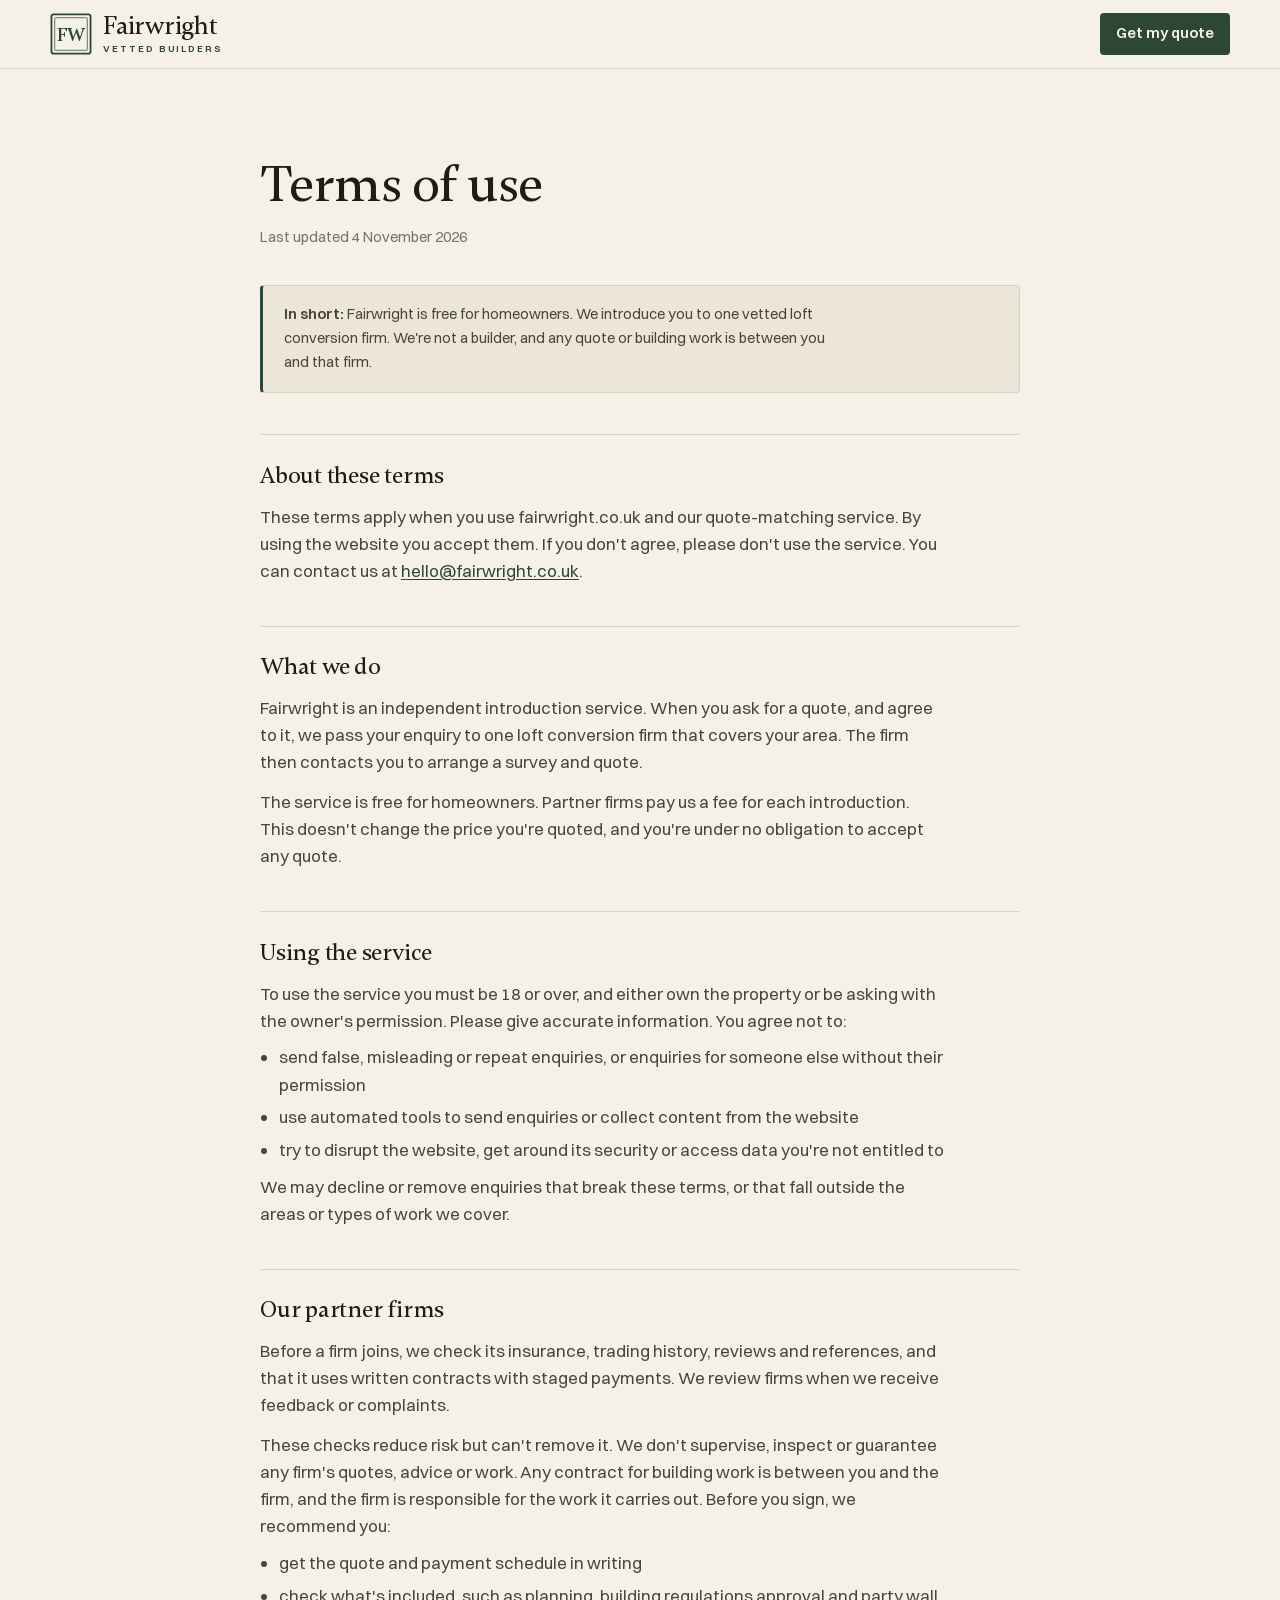
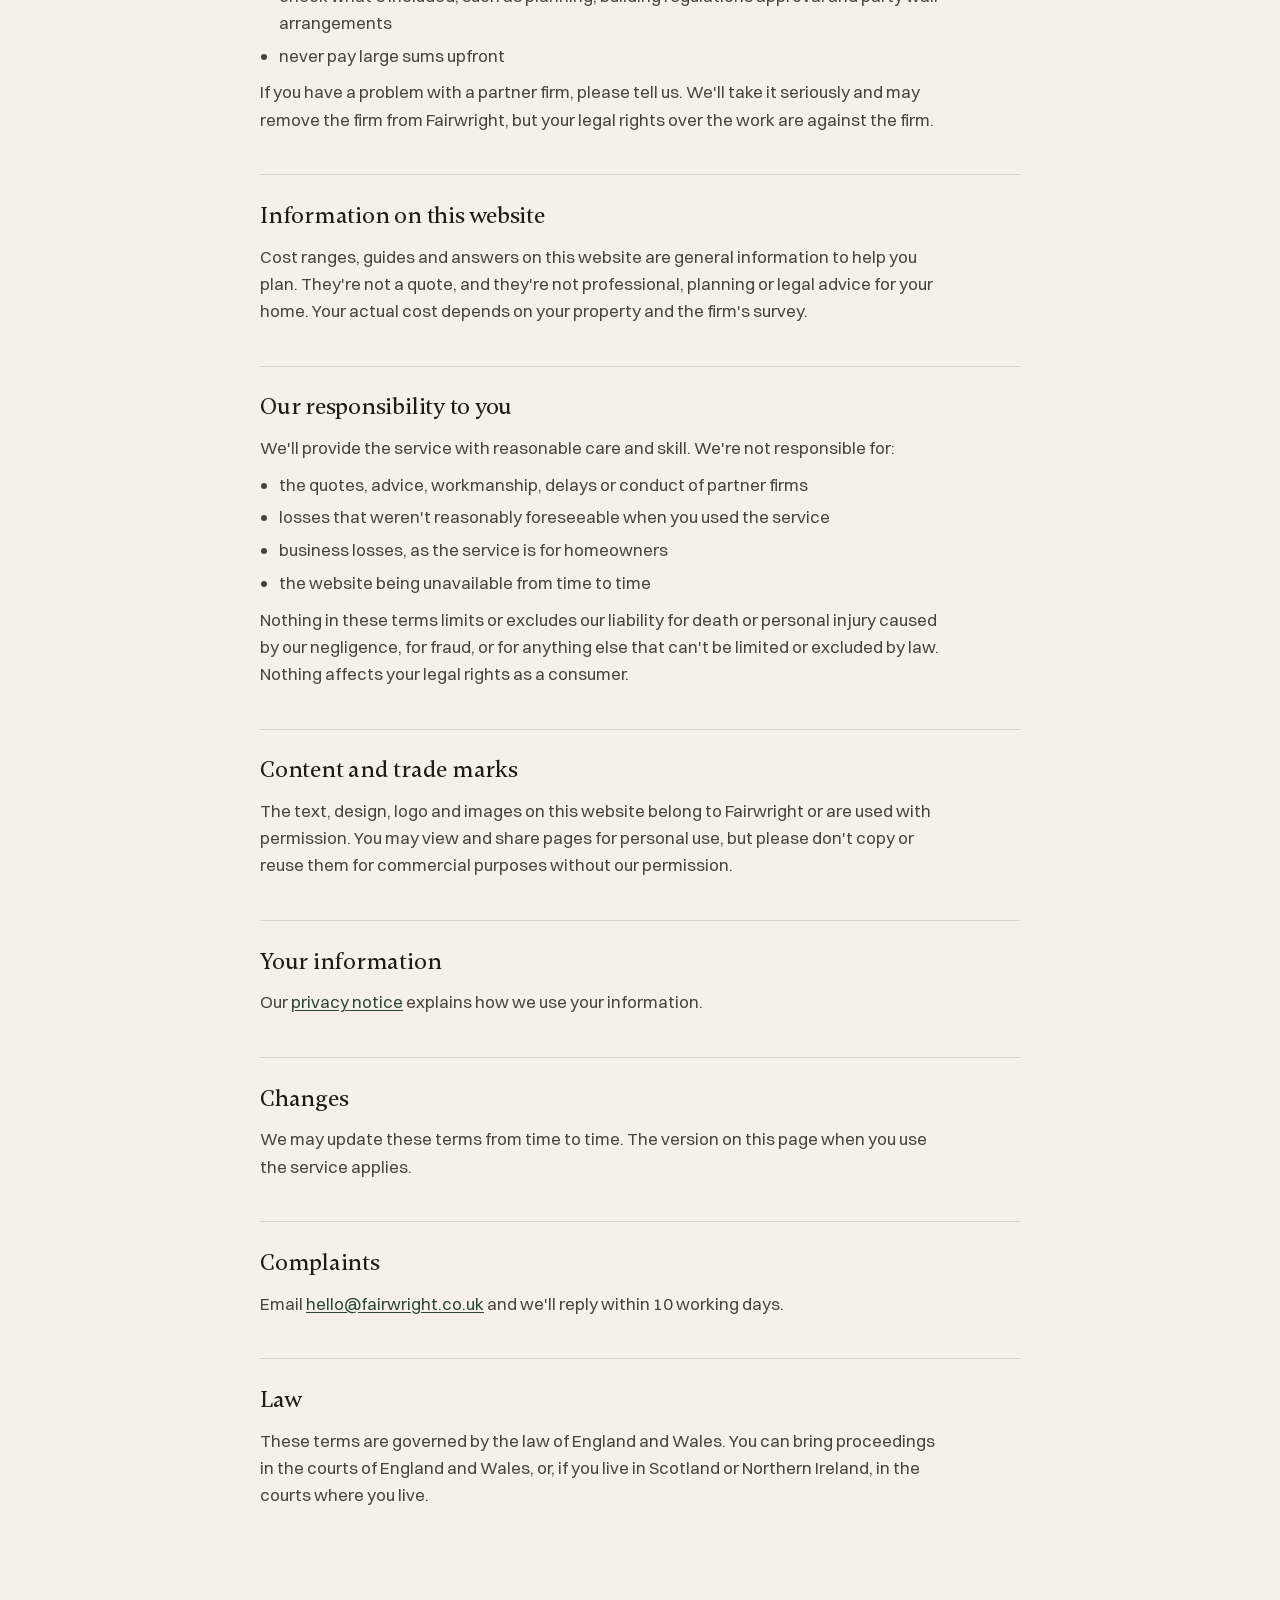
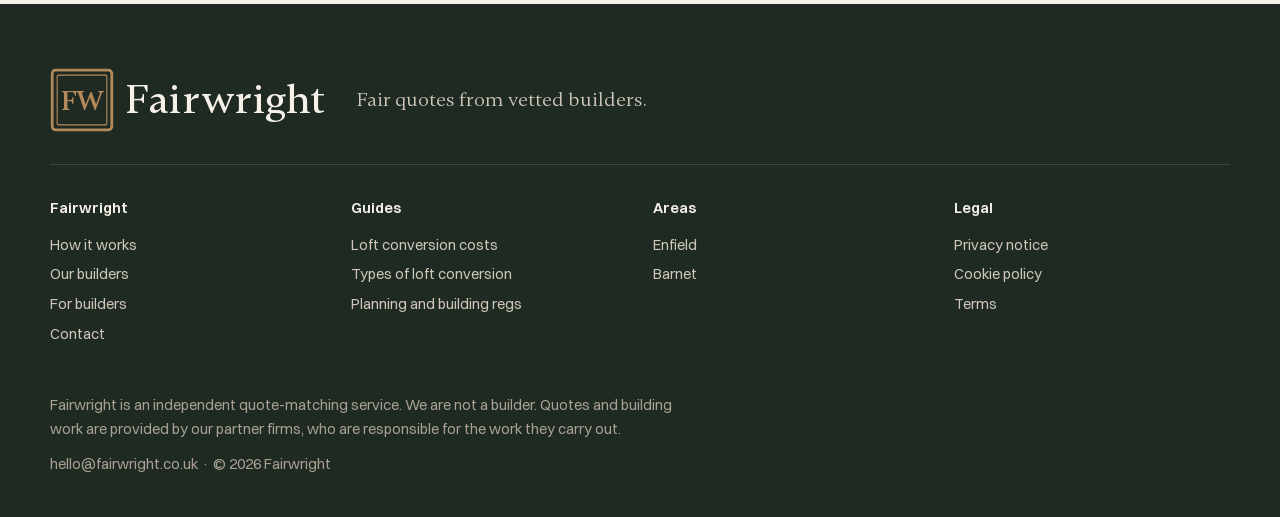
<file: terms.html>
<!doctype html>
<html lang="en-GB">
<head>
<meta charset="utf-8">
<meta name="viewport" content="width=device-width, initial-scale=1">
<title>Terms of use | Fairwright</title>
<meta name="description" content="The terms for using Fairwright, a free quote-matching service for loft conversions.">
<link rel="icon" href="data:image/svg+xml,%3Csvg xmlns='http://www.w3.org/2000/svg' viewBox='0 0 64 64'%3E%3Crect width='64' height='64' rx='12' fill='%232E4636'/%3E%3Crect x='7' y='7' width='50' height='50' rx='3' fill='none' stroke='%23B58A5A' stroke-width='3'/%3E%3Ctext x='32' y='42' font-family='Georgia,serif' font-weight='700' font-size='24' fill='%23F5F1E8' text-anchor='middle' letter-spacing='-1'%3EFW%3C/text%3E%3C/svg%3E">
<link rel="stylesheet" href="assets/fonts.css">
<link rel="stylesheet" href="styles.css">
</head>
<body>
<header class="site-header">
  <div class="wrap header-inner">
    <a href="index.html" class="logo" aria-label="Fairwright home"><svg class="stamp" viewBox="0 0 58 58" aria-hidden="true" focusable="false"><rect x="2" y="2" width="54" height="54" rx="3" fill="none" stroke="currentColor" stroke-width="2.5"/><rect x="6.5" y="6.5" width="45" height="45" rx="1" fill="none" stroke="currentColor" stroke-width="1"/><text x="29" y="38" text-anchor="middle" font-family="Gambetta, Georgia, serif" font-weight="600" font-size="25" letter-spacing="-1" fill="currentColor">FW</text></svg><span class="lock-text"><span class="lock-name">Fairwright</span><span class="lock-tag">Vetted builders</span></span></a>
    <a class="btn btn-small" href="index.html">Get my quote</a>
  </div>
</header>
<main class="legal">
  <div class="wrap">
<h1>Terms of use</h1>
<p class="updated">Last updated 4 November 2026</p>
<div class="summary"><p><strong>In short:</strong> Fairwright is free for homeowners. We introduce you to one vetted loft conversion firm. We're not a builder, and any quote or building work is between you and that firm.</p></div>

<h2>About these terms</h2>
<p>These terms apply when you use fairwright.co.uk and our quote-matching service. By using the website you accept them. If you don't agree, please don't use the service. You can contact us at <a href="mailto:hello@fairwright.co.uk">hello@fairwright.co.uk</a>.</p>

<h2>What we do</h2>
<p>Fairwright is an independent introduction service. When you ask for a quote, and agree to it, we pass your enquiry to one loft conversion firm that covers your area. The firm then contacts you to arrange a survey and quote.</p>
<p>The service is free for homeowners. Partner firms pay us a fee for each introduction. This doesn't change the price you're quoted, and you're under no obligation to accept any quote.</p>

<h2>Using the service</h2>
<p>To use the service you must be 18 or over, and either own the property or be asking with the owner's permission. Please give accurate information. You agree not to:</p>
<ul>
<li>send false, misleading or repeat enquiries, or enquiries for someone else without their permission</li>
<li>use automated tools to send enquiries or collect content from the website</li>
<li>try to disrupt the website, get around its security or access data you're not entitled to</li>
</ul>
<p>We may decline or remove enquiries that break these terms, or that fall outside the areas or types of work we cover.</p>

<h2>Our partner firms</h2>
<p>Before a firm joins, we check its insurance, trading history, reviews and references, and that it uses written contracts with staged payments. We review firms when we receive feedback or complaints.</p>
<p>These checks reduce risk but can't remove it. We don't supervise, inspect or guarantee any firm's quotes, advice or work. Any contract for building work is between you and the firm, and the firm is responsible for the work it carries out. Before you sign, we recommend you:</p>
<ul>
<li>get the quote and payment schedule in writing</li>
<li>check what's included, such as planning, building regulations approval and party wall arrangements</li>
<li>never pay large sums upfront</li>
</ul>
<p>If you have a problem with a partner firm, please tell us. We'll take it seriously and may remove the firm from Fairwright, but your legal rights over the work are against the firm.</p>

<h2>Information on this website</h2>
<p>Cost ranges, guides and answers on this website are general information to help you plan. They're not a quote, and they're not professional, planning or legal advice for your home. Your actual cost depends on your property and the firm's survey.</p>

<h2>Our responsibility to you</h2>
<p>We'll provide the service with reasonable care and skill. We're not responsible for:</p>
<ul>
<li>the quotes, advice, workmanship, delays or conduct of partner firms</li>
<li>losses that weren't reasonably foreseeable when you used the service</li>
<li>business losses, as the service is for homeowners</li>
<li>the website being unavailable from time to time</li>
</ul>
<p>Nothing in these terms limits or excludes our liability for death or personal injury caused by our negligence, for fraud, or for anything else that can't be limited or excluded by law. Nothing affects your legal rights as a consumer.</p>

<h2>Content and trade marks</h2>
<p>The text, design, logo and images on this website belong to Fairwright or are used with permission. You may view and share pages for personal use, but please don't copy or reuse them for commercial purposes without our permission.</p>

<h2>Your information</h2>
<p>Our <a href="privacy.html">privacy notice</a> explains how we use your information.</p>

<h2>Changes</h2>
<p>We may update these terms from time to time. The version on this page when you use the service applies.</p>

<h2>Complaints</h2>
<p>Email <a href="mailto:hello@fairwright.co.uk">hello@fairwright.co.uk</a> and we'll reply within 10 working days.</p>

<h2>Law</h2>
<p>These terms are governed by the law of England and Wales. You can bring proceedings in the courts of England and Wales, or, if you live in Scotland or Northern Ireland, in the courts where you live.</p>

  </div>
</main>
<footer class="site-footer">
  <div class="wrap">
    <div class="footer-top">
      <p class="logo logo-footer"><svg class="stamp" viewBox="0 0 58 58" aria-hidden="true" focusable="false"><rect x="2" y="2" width="54" height="54" rx="3" fill="none" stroke="currentColor" stroke-width="2.5"/><rect x="6.5" y="6.5" width="45" height="45" rx="1" fill="none" stroke="currentColor" stroke-width="1"/><text x="29" y="38" text-anchor="middle" font-family="Gambetta, Georgia, serif" font-weight="600" font-size="25" letter-spacing="-1" fill="currentColor">FW</text></svg><span class="lock-text"><span class="lock-name">Fairwright</span></span></p>
      <p class="footer-tag">Fair quotes from vetted builders.</p>
    </div>
    <div class="footer-cols">
      <div><h4>Fairwright</h4><a href="index.html#how">How it works</a><a href="index.html#why">Our builders</a><a href="mailto:hello@fairwright.co.uk?subject=Joining%20Fairwright%20as%20a%20builder">For builders</a><a href="mailto:hello@fairwright.co.uk">Contact</a></div>
      <div><h4>Guides</h4><a href="index.html#costs">Loft conversion costs</a><a href="index.html#types">Types of loft conversion</a><a href="index.html#faq">Planning and building regs</a></div>
      <div><h4>Areas</h4><a href="index.html#areas">Enfield</a><a href="index.html#areas">Barnet</a></div>
      <div><h4>Legal</h4><a href="privacy.html">Privacy notice</a><a href="cookies.html">Cookie policy</a><a href="terms.html">Terms</a></div>
    </div>
    <p class="footer-legal">Fairwright is an independent quote-matching service. We are not a builder. Quotes and building work are provided by our partner firms, who are responsible for the work they carry out.</p>
    <p class="footer-legal">hello@fairwright.co.uk · © 2026 Fairwright</p>
  </div>
</footer>
</body>
</html>
</file>
<file: assets/fonts.css>
@font-face{font-family:'Gambetta';src:url('fonts/gambetta-400.woff2') format('woff2');font-weight:400;font-style:normal;font-display:swap}
@font-face{font-family:'Gambetta';src:url('fonts/gambetta-500.woff2') format('woff2');font-weight:500;font-style:normal;font-display:swap}
@font-face{font-family:'Gambetta';src:url('fonts/gambetta-600.woff2') format('woff2');font-weight:600;font-style:normal;font-display:swap}
@font-face{font-family:'Switzer';src:url('fonts/switzer-400.woff2') format('woff2');font-weight:400;font-style:normal;font-display:swap}
@font-face{font-family:'Switzer';src:url('fonts/switzer-500.woff2') format('woff2');font-weight:500;font-style:normal;font-display:swap}
@font-face{font-family:'Switzer';src:url('fonts/switzer-600.woff2') format('woff2');font-weight:600;font-style:normal;font-display:swap}
</file>
<file: styles.css>
:root{
  --paper:#F5F1E8; --paper-2:#ECE6D8; --ink:#1F1B16; --ink-2:#4A443B; --muted:#7A7266;
  --line:#D9D1C1; --green:#2E4636; --green-2:#3C5A46; --oak:#B58A5A; --dark:#1E2A22;
  --font-display:'Gambetta', 'Georgia', serif; --font-body:'Switzer', 'Helvetica Neue', sans-serif;
  --text-sm:clamp(.85rem,.82rem + .15vw,.92rem); --text-base:clamp(1rem,.97rem + .15vw,1.06rem);
  --text-lg:clamp(1.1rem,1.04rem + .3vw,1.25rem); --text-xl:clamp(1.35rem,1.2rem + .6vw,1.7rem);
  --text-2xl:clamp(1.9rem,1.5rem + 1.7vw,2.9rem); --text-hero:clamp(2.4rem,1.7rem + 3.2vw,4.4rem);
  --gap:clamp(1rem,.8rem + 1vw,1.75rem); --section:clamp(4rem,3rem + 4vw,7rem); --radius:4px;
}
*{box-sizing:border-box;margin:0;padding:0}
html{scroll-behavior:smooth;-webkit-text-size-adjust:100%}
body{font-family:var(--font-body);font-size:var(--text-base);line-height:1.6;color:var(--ink);background:var(--paper);-webkit-font-smoothing:antialiased}
img{display:block;max-width:100%;height:auto}
a{color:inherit}
.wrap{width:min(1180px,100% - 2*clamp(1.25rem,4vw,2.5rem));margin-inline:auto}
.sr-only{position:absolute;width:1px;height:1px;overflow:hidden;clip:rect(0 0 0 0);white-space:nowrap}
h1,h2,h3{font-family:var(--font-display);font-weight:500;line-height:1.1;letter-spacing:-.01em}
h1{font-size:var(--text-hero);max-width:13ch}
h2{font-size:var(--text-2xl);max-width:20ch;margin-bottom:1.25rem}
h3{font-size:var(--text-xl)}
.eyebrow{font-size:var(--text-sm);letter-spacing:.14em;text-transform:uppercase;color:var(--green);font-weight:600;margin-bottom:1rem}
.lede,.body-lg{font-size:var(--text-lg);color:var(--ink-2);max-width:56ch}
.body{color:var(--ink-2);max-width:60ch;margin-top:1.5rem}
.small-print{font-size:var(--text-sm);color:var(--muted);margin-top:.9rem;max-width:58ch}
.muted{color:var(--muted)}

.preview-bar{background:var(--oak);color:#1F1B16;text-align:center;font-size:.82rem;font-weight:500;padding:.4rem 1rem}

/* buttons */
.btn{font:inherit;font-weight:600;font-size:var(--text-base);background:var(--green);color:#F5F1E8;border:0;border-radius:var(--radius);padding:.95rem 1.5rem;cursor:pointer;transition:background .2s,transform .2s;white-space:nowrap;text-decoration:none;display:inline-block}
.btn:hover{background:var(--green-2);transform:translateY(-1px)}
.btn:focus-visible,input:focus-visible,.opt:focus-within,.link-btn:focus-visible,summary:focus-visible{outline:2px solid var(--oak);outline-offset:2px}
.btn-small{padding:.6rem 1rem;font-size:var(--text-sm)}
.btn-light{background:#F5F1E8;color:var(--dark)}
.btn-light:hover{background:#fff}
.link-btn{font:inherit;background:none;border:0;color:var(--ink-2);text-decoration:underline;text-underline-offset:3px;cursor:pointer;padding:.5rem 0}

/* header */
.site-header{position:sticky;top:0;z-index:20;background:rgba(245,241,232,.94);backdrop-filter:blur(8px);border-bottom:1px solid var(--line)}
.header-inner{display:flex;align-items:center;justify-content:space-between;gap:1.5rem;height:68px}
.wordmark{font-family:var(--font-display);font-size:1.6rem;font-weight:500;text-decoration:none;letter-spacing:-.01em;color:var(--ink)}
.wordmark-sm{font-size:1.3rem}
.nav{display:flex;gap:1.75rem;font-size:var(--text-sm);font-weight:500}
.nav a{text-decoration:none;color:var(--ink-2);background:linear-gradient(currentColor,currentColor) 0 100%/0 1px no-repeat;transition:background-size .25s}
.nav a:hover{background-size:100% 1px;color:var(--ink)}

/* hero */
.hero{padding:clamp(2.5rem,2rem + 3vw,5rem) 0 clamp(3rem,2rem + 3vw,5rem)}
.hero-grid{display:grid;grid-template-columns:1fr 1.05fr;gap:clamp(2rem,4vw,4.5rem);align-items:center}
.hero-copy h1{margin-bottom:1.25rem}
.postcode-form{margin-top:2rem;max-width:520px}
.postcode-form label{display:block;font-weight:600;margin-bottom:.5rem}
.pc-row{display:flex;gap:.5rem}
.pc-row input{flex:1;min-width:0;font:inherit;font-size:1.05rem;padding:.9rem 1rem;border:1.5px solid var(--ink);border-radius:var(--radius);background:#fff;color:var(--ink);text-transform:uppercase}
.pc-row input::placeholder{text-transform:none;color:#9A9285}
.pc-error{color:#9B2C1F;font-size:var(--text-sm);min-height:1.2em;margin-top:.4rem}
.hero-media,.types-media,.why-media{position:relative}
.hero-media img{width:100%;aspect-ratio:4/3;object-fit:cover;border-radius:var(--radius)}
figcaption{position:absolute;right:.6rem;bottom:.6rem;font-size:.7rem;background:rgba(31,27,22,.55);color:#F5F1E8;padding:.15rem .5rem;border-radius:3px}

/* trust */
.trust{border-block:1px solid var(--line);background:var(--paper-2)}
.trust-grid{display:grid;grid-template-columns:repeat(4,1fr);gap:var(--gap);padding:2rem 0}
.trust h3{font-family:var(--font-body);font-size:var(--text-base);font-weight:600;margin-bottom:.25rem}
.trust p{font-size:var(--text-sm);color:var(--ink-2)}
.trust-grid>div{padding-left:1rem;border-left:2px solid var(--green)}

/* sections */
.section{padding:var(--section) 0}
.section-paper{background:var(--paper-2)}
.section-dark{background:var(--dark);color:#EDE7DA}
.section-dark .eyebrow{color:#C9D8BE}
.section-dark .body-lg{color:#CFC8BA}

.steps{list-style:none;display:grid;grid-template-columns:repeat(3,1fr);gap:clamp(1.5rem,3vw,3rem);margin:2.5rem 0 2.75rem;counter-reset:s}
.steps li{border-top:1px solid var(--ink);padding-top:1.25rem}
.step-num{font-size:var(--text-sm);font-weight:600;color:var(--green);display:block;margin-bottom:.5rem}
.steps h3{margin-bottom:.6rem}
.steps p{color:var(--ink-2)}

.costs-grid{display:grid;grid-template-columns:1fr 1fr;gap:clamp(2rem,5vw,5rem);align-items:center}
.cost-table{width:100%;border-collapse:collapse;background:var(--paper);border:1px solid var(--line)}
.cost-table th,.cost-table td{text-align:left;padding:1.05rem 1.25rem;border-bottom:1px solid var(--line)}
.cost-table th{font-size:var(--text-sm);text-transform:uppercase;letter-spacing:.1em;color:var(--muted);font-weight:600}
.cost-table td:last-child{font-family:var(--font-display);font-size:var(--text-lg);font-variant-numeric:tabular-nums}
.cost-table td.muted{font-family:var(--font-body);font-size:var(--text-sm)}
.cost-table tr:last-child td{border-bottom:0}

.types-layout{display:grid;grid-template-columns:.8fr 1.2fr;gap:clamp(2rem,4vw,4rem);margin-top:2.5rem;align-items:start}
.types-media img{width:100%;aspect-ratio:2/3;object-fit:cover;border-radius:var(--radius)}
.types-grid{display:grid;grid-template-columns:1fr 1fr;gap:var(--gap)}
.type-card{border-top:1px solid var(--ink);padding:1.1rem 0 .5rem}
.type-card h3{margin-bottom:.5rem}
.type-card p{color:var(--ink-2);font-size:var(--text-sm)}
.types-note{grid-column:1/-1;color:var(--ink-2);padding-top:.5rem}

.why-grid{display:grid;grid-template-columns:1fr 1fr;gap:clamp(2rem,5vw,5rem);align-items:center}
.why-media img{width:100%;aspect-ratio:4/5;object-fit:cover;border-radius:var(--radius)}
.list-head{font-family:var(--font-body);font-size:var(--text-sm);text-transform:uppercase;letter-spacing:.12em;color:#C9D8BE;margin:2rem 0 .75rem;font-weight:600}
.checks{list-style:none}
.checks li{position:relative;padding:.55rem 0 .55rem 1.9rem;border-bottom:1px solid rgba(237,231,218,.14)}
.checks li::before{content:"";position:absolute;left:0;top:1.05rem;width:1rem;height:.5rem;border-left:2px solid var(--oak);border-bottom:2px solid var(--oak);transform:rotate(-45deg) translateY(-50%)}

.towns{margin-top:1rem;max-width:60ch;font-size:var(--text-lg);color:var(--ink)}

.faq-wrap{display:grid;grid-template-columns:.7fr 1.3fr;gap:clamp(2rem,5vw,5rem)}
.faq details{border-bottom:1px solid var(--line)}
.faq details:first-child{border-top:1px solid var(--line)}
.faq summary{cursor:pointer;list-style:none;padding:1.25rem 2.5rem 1.25rem 0;font-family:var(--font-display);font-size:var(--text-lg);font-weight:500;position:relative}
.faq summary::-webkit-details-marker{display:none}
.faq summary::after{content:"";position:absolute;right:.5rem;top:50%;width:.6rem;height:.6rem;border-right:1.5px solid var(--ink);border-bottom:1.5px solid var(--ink);transform:translateY(-70%) rotate(45deg);transition:transform .25s}
.faq details[open] summary::after{transform:translateY(-30%) rotate(-135deg)}
.faq details p{padding:0 0 1.4rem;color:var(--ink-2);max-width:62ch}
.faq details[open] p{animation:fade .3s ease}

.final-cta{background:var(--green);color:#F5F1E8;padding:var(--section) 0;text-align:center}
.final-inner{display:flex;flex-direction:column;align-items:center}
.final-cta h2{margin-inline:auto}
.final-cta .body-lg{color:#DCE5D4;margin-inline:auto}
.postcode-form-center{width:100%;margin-inline:auto}
.final-cta .pc-row input{border-color:#F5F1E8}
.final-cta .pc-error{color:#FFD9CF}

.site-footer{background:var(--dark);color:#CFC8BA;padding:4rem 0 2.5rem;font-size:var(--text-sm)}
.footer-top{display:flex;align-items:center;gap:2rem;flex-wrap:wrap;padding-bottom:2rem;border-bottom:1px solid rgba(237,231,218,.15)}
.footer-mark{font-family:var(--font-display);font-size:clamp(2.5rem,2rem + 3vw,4.5rem);color:#F5F1E8;line-height:1}
.footer-tag{font-family:var(--font-display);font-size:var(--text-lg);color:#CFC8BA}
.footer-cols{display:grid;grid-template-columns:repeat(4,1fr);gap:var(--gap);padding:2rem 0}
.footer-cols h4{color:#F5F1E8;font-weight:600;margin-bottom:.6rem}
.footer-cols a{display:block;text-decoration:none;padding:.2rem 0}
.footer-cols a:hover{color:#F5F1E8;text-decoration:underline}
.footer-legal{max-width:80ch;color:#A9A193;margin-top:.75rem}

/* reveal */
.reveal{opacity:1;transform:none}
.js .reveal{opacity:0;transform:translateY(16px);transition:opacity .6s ease,transform .6s ease}
.js .reveal.in{opacity:1;transform:none}
@keyframes fade{from{opacity:0;transform:translateY(-4px)}to{opacity:1;transform:none}}
@media (prefers-reduced-motion:reduce){.js .reveal{opacity:1;transform:none;transition:none}html{scroll-behavior:auto}}

/* modal form */
.quote-modal{position:fixed;inset:0;z-index:50;background:rgba(30,42,34,.6);display:flex;align-items:center;justify-content:center;padding:1rem}
.quote-modal[hidden]{display:none}
.quote-panel{background:var(--paper);width:min(620px,100%);max-height:calc(100dvh - 2rem);overflow:auto;border-radius:6px;padding:1.5rem clamp(1.25rem,4vw,2.5rem) 2rem;box-shadow:0 30px 80px -30px rgba(0,0,0,.5);animation:fade .25s ease}
.quote-top{display:flex;justify-content:space-between;align-items:center}
.close{font-size:1.9rem;line-height:1;background:none;border:0;cursor:pointer;color:var(--ink-2);padding:.25rem .5rem}
.progress{height:4px;background:var(--line);border-radius:2px;margin:1.1rem 0 .6rem;overflow:hidden}
.progress span{display:block;height:100%;width:10%;background:var(--green);transition:width .35s ease}
.step-count{font-size:.8rem;color:var(--muted);letter-spacing:.08em;text-transform:uppercase}
.q-body{min-height:240px;padding:1rem 0 .5rem}
.q-body h2{font-size:var(--text-xl);max-width:none;margin-bottom:.4rem}
.q-help{color:var(--ink-2);font-size:var(--text-sm);margin-bottom:1.1rem}
.opts{display:grid;gap:.6rem;margin-top:1rem}
.opt{display:flex;align-items:center;gap:.75rem;border:1.5px solid var(--line);background:#fff;border-radius:var(--radius);padding:.95rem 1rem;cursor:pointer;font-weight:500;transition:border-color .15s,background .15s}
.opt:hover{border-color:var(--ink-2)}
.opt input{accent-color:var(--green);width:1.1rem;height:1.1rem}
.opt:has(input:checked){border-color:var(--green);background:#EEF2EA}
.field{display:block;margin-top:.9rem}
.field span{display:block;font-weight:600;font-size:var(--text-sm);margin-bottom:.35rem}
.field input{width:100%;font:inherit;padding:.85rem 1rem;border:1.5px solid var(--line);border-radius:var(--radius);background:#fff}
.field input:focus{border-color:var(--green);outline:none}
.row2{display:grid;grid-template-columns:1fr 1fr;gap:.75rem}
.q-error{color:#9B2C1F;font-size:var(--text-sm);margin-top:.75rem;min-height:1.2em}
.q-nav{display:flex;justify-content:space-between;align-items:center;border-top:1px solid var(--line);padding-top:1.1rem;margin-top:.5rem}
.consent-box{background:#fff;border:1px solid var(--line);border-radius:var(--radius);padding:1rem 1.1rem;font-size:var(--text-sm);color:var(--ink-2);margin-bottom:1rem}
.consent-box .note{display:block;margin-top:.5rem;color:var(--oak);font-weight:600}
.check{display:flex;gap:.7rem;align-items:flex-start;font-size:var(--text-sm);margin-top:.75rem;cursor:pointer}
.check input{accent-color:var(--green);width:1.1rem;height:1.1rem;margin-top:.15rem;flex:none}
.done{text-align:left}
.done .tick{width:52px;height:52px;border-radius:50%;background:var(--green);display:grid;place-items:center;margin-bottom:1rem}
.done .tick::after{content:"";width:18px;height:9px;border-left:3px solid #F5F1E8;border-bottom:3px solid #F5F1E8;transform:rotate(-45deg) translate(1px,-2px)}
.done ul{margin:1rem 0 0 1.1rem;color:var(--ink-2)}
.done li{margin:.35rem 0}
.summary{margin-top:1.25rem;background:#fff;border:1px solid var(--line);border-radius:var(--radius);padding:1rem 1.1rem;font-size:var(--text-sm)}
.summary dt{color:var(--muted);float:left;clear:left;width:9.5rem}
.summary dd{margin-left:9.5rem;margin-bottom:.25rem;font-weight:500}
.grade{display:inline-block;margin-top:.75rem;font-size:.78rem;font-weight:600;letter-spacing:.06em;text-transform:uppercase;padding:.25rem .6rem;border-radius:3px;background:var(--paper-2);color:var(--ink-2)}

@media (max-width:960px){
  .nav{display:none}
  .hero-grid,.costs-grid,.why-grid,.faq-wrap,.types-layout{grid-template-columns:1fr}
  .hero-media{order:-1}
  .trust-grid{grid-template-columns:1fr 1fr}
  .steps{grid-template-columns:1fr}
  .types-media img{aspect-ratio:4/3}
  .footer-cols{grid-template-columns:1fr 1fr}
}
@media (max-width:560px){
  .pc-row{flex-direction:column}
  .types-grid,.trust-grid,.row2{grid-template-columns:1fr}
  .header-inner{height:60px}
  .wordmark{font-size:1.4rem}
  .summary dt{float:none;width:auto}
  .summary dd{margin-left:0}
}
.cost-table td:last-child{white-space:nowrap}
.cost-table td.muted{white-space:normal}
@media (max-width:560px){.cost-table th,.cost-table td{padding:.9rem .8rem}.cost-table td:last-child{font-size:1rem}}

/* logo */
.logo{display:inline-flex;align-items:center;gap:.7rem;text-decoration:none;color:var(--ink)}
.logo .stamp{width:42px;height:42px;color:var(--green);flex:none}
.lock-text{display:flex;flex-direction:column;line-height:1}
.lock-name{font-family:var(--font-display);font-weight:500;font-size:1.55rem;letter-spacing:-.01em}
.lock-tag{font-size:.6rem;font-weight:600;letter-spacing:.2em;text-transform:uppercase;color:var(--green);margin-top:.3rem}
.logo-sm .stamp{width:32px;height:32px}.logo-sm .lock-name{font-size:1.25rem}
.logo-footer{color:#F5F1E8}.logo-footer .stamp{width:64px;height:64px;color:var(--oak)}.logo-footer .lock-name{font-size:2.6rem}.logo-footer .lock-tag{color:var(--oak);font-size:.7rem;margin-top:.5rem}
.hero-kicker{font-size:var(--text-sm);color:var(--ink-2);font-weight:500;margin-bottom:1rem}
/* hero drawing */
.hero-drawing{margin:0}
.hero-drawing .drawing{width:100%;height:auto;display:block;border:1px solid var(--line);border-radius:var(--radius)}
.hero-drawing figcaption{position:static;background:none;color:var(--muted);font-size:var(--text-sm);padding:.6rem 0 0}
.reveal{opacity:1!important;transform:none!important;transition:none!important}
@media (max-width:560px){.logo .stamp{width:36px;height:36px}.lock-name{font-size:1.3rem}.lock-tag{font-size:.55rem}.logo-footer .lock-name{font-size:2rem}.logo-footer .stamp{width:52px;height:52px}}
.field input::placeholder{text-transform:none}
.types-layout-drawing{grid-template-columns:1fr 1fr;align-items:center}

/* Legal pages */
.legal{padding:clamp(3rem,7vw,5.5rem) 0 clamp(4rem,8vw,6rem)}
.legal .wrap{max-width:760px}
.legal h1{font-family:var(--font-display);font-weight:500;font-size:clamp(2.2rem,5vw,3.2rem);line-height:1.1;letter-spacing:-.01em}
.legal .updated{color:var(--muted);font-size:var(--text-sm);margin:.8rem 0 2.2rem}
.legal h2{max-width:none;font-family:var(--font-display);font-weight:500;font-size:1.45rem;line-height:1.25;margin:2.6rem 0 .8rem;padding-top:1.6rem;border-top:1px solid var(--line)}
.legal h3{font-size:1rem;font-weight:600;margin:1.4rem 0 .4rem}
.legal p,.legal li{color:var(--ink-2);max-width:68ch}
.legal p+p{margin-top:.8rem}
.legal ul{margin:.6rem 0 .6rem 1.2rem}
.legal li{margin:.35rem 0}
.legal a{color:var(--green);text-decoration:underline;text-underline-offset:2px}
.legal table{width:100%;border-collapse:collapse;margin:1rem 0;font-size:var(--text-sm)}
.legal th,.legal td{text-align:left;vertical-align:top;padding:.7rem .8rem;border-bottom:1px solid var(--line);color:var(--ink-2)}
.legal th{color:var(--ink);font-weight:600;background:var(--paper-2)}
.legal .summary{background:var(--paper-2);border-left:3px solid var(--green);padding:1.1rem 1.3rem;margin-bottom:1rem}
@media (max-width:640px){.legal table,.legal thead,.legal tbody,.legal tr,.legal th,.legal td{display:block}.legal thead{display:none}.legal tr{border-bottom:1px solid var(--line);padding:.6rem 0}.legal td{border:0;padding:.2rem 0}.legal td:first-child{font-weight:600;color:var(--ink)}}
</file>
